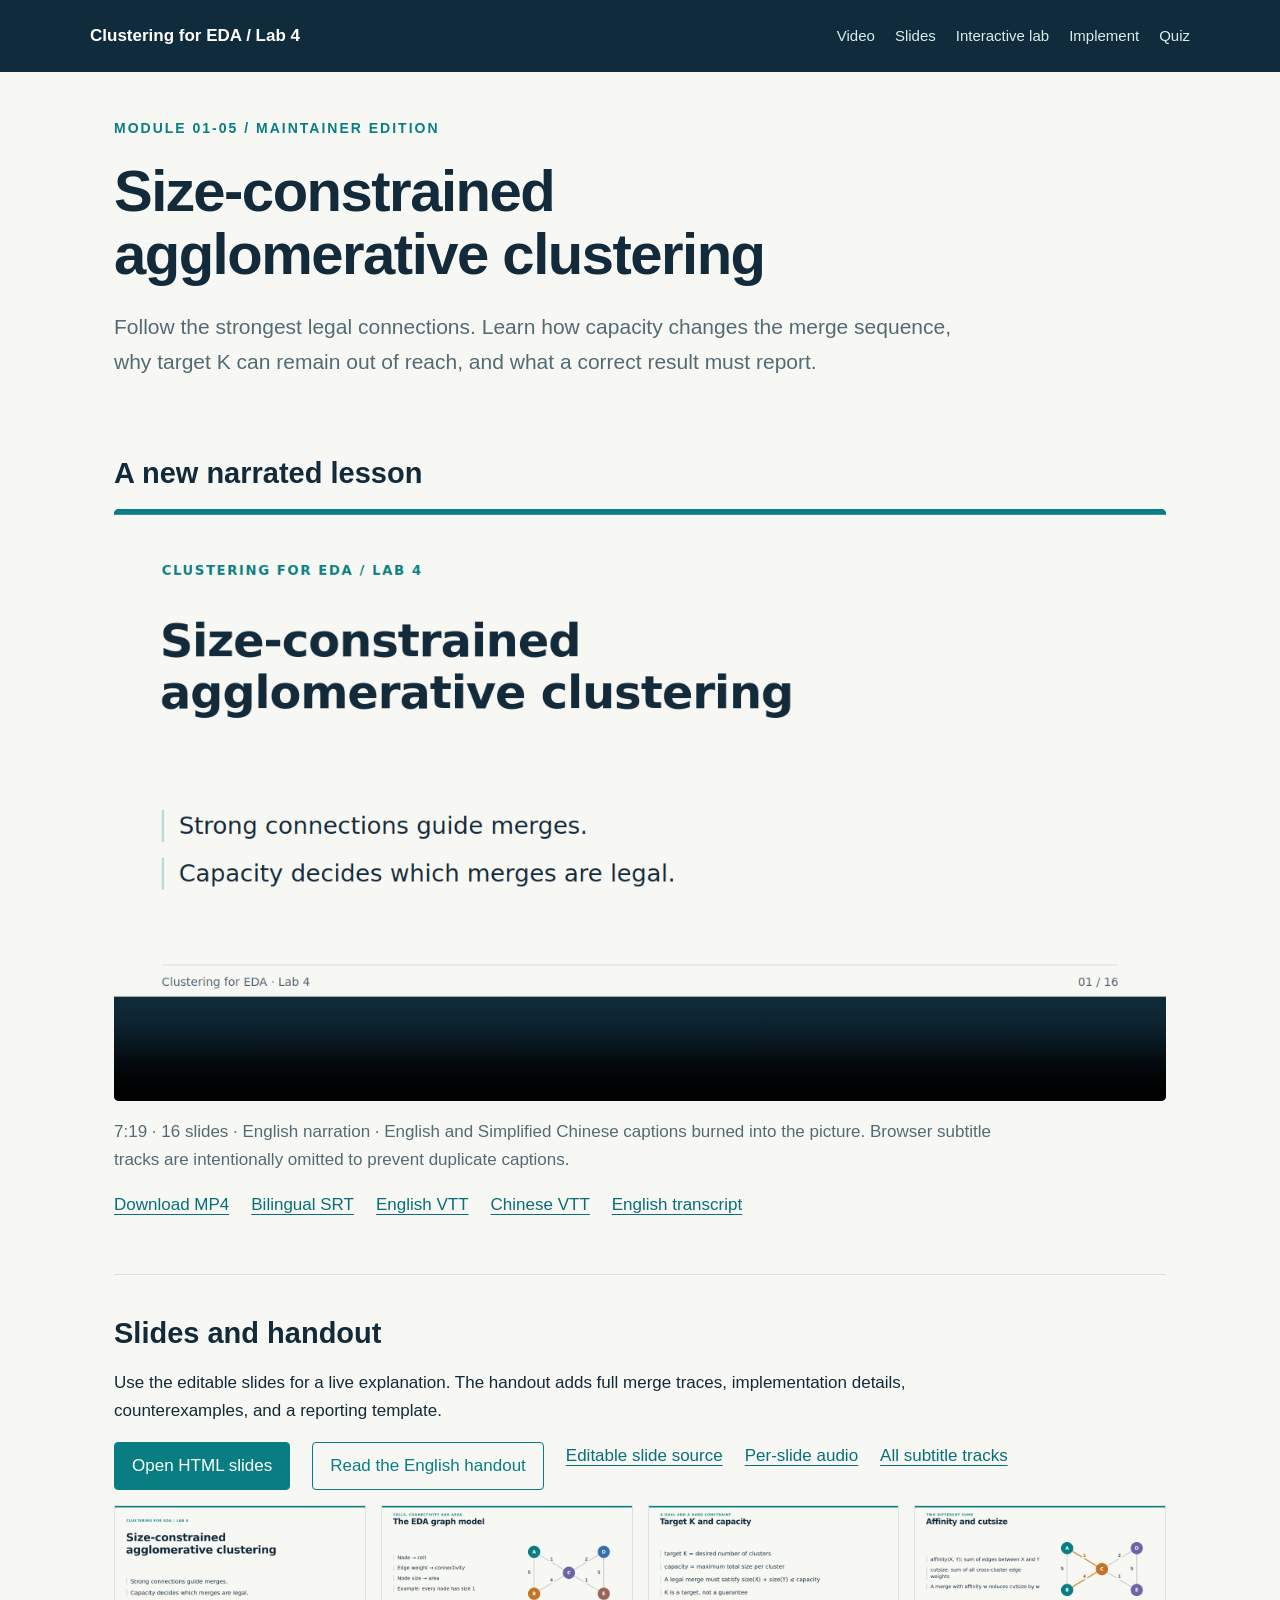
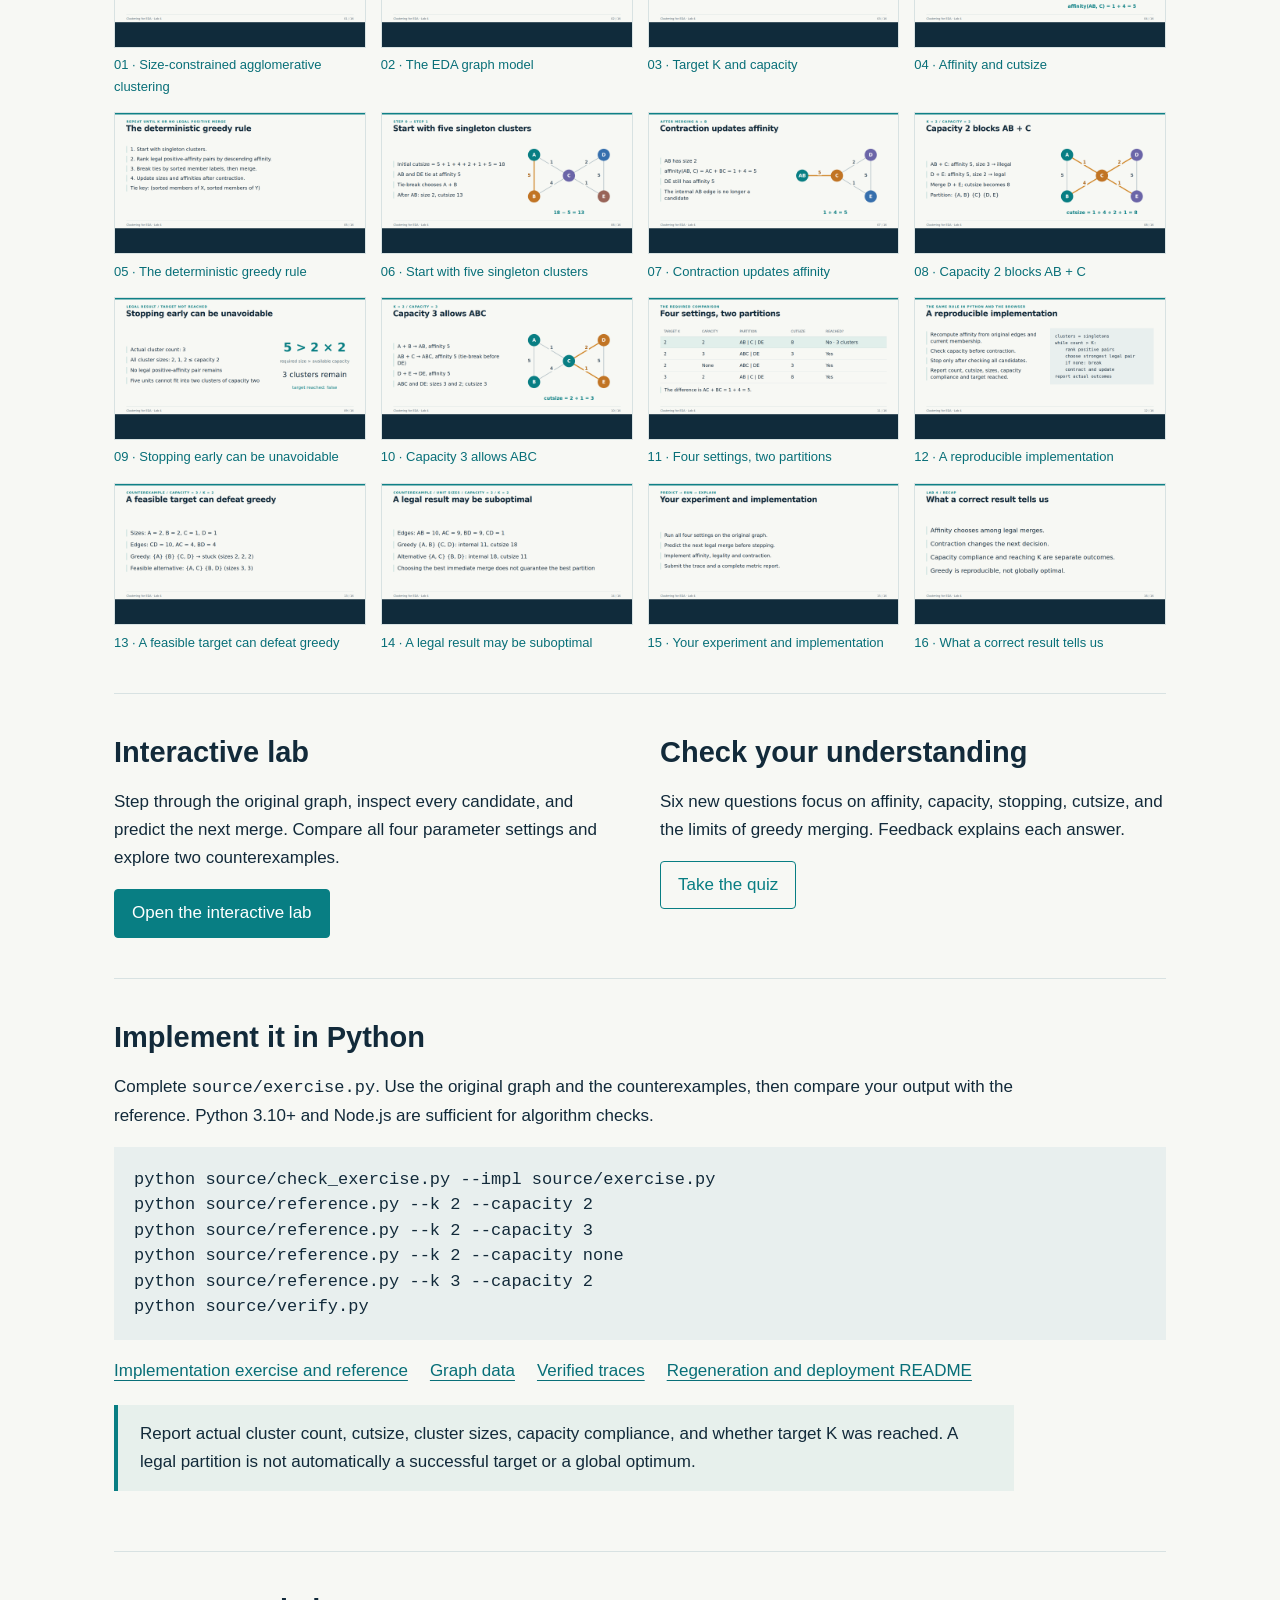
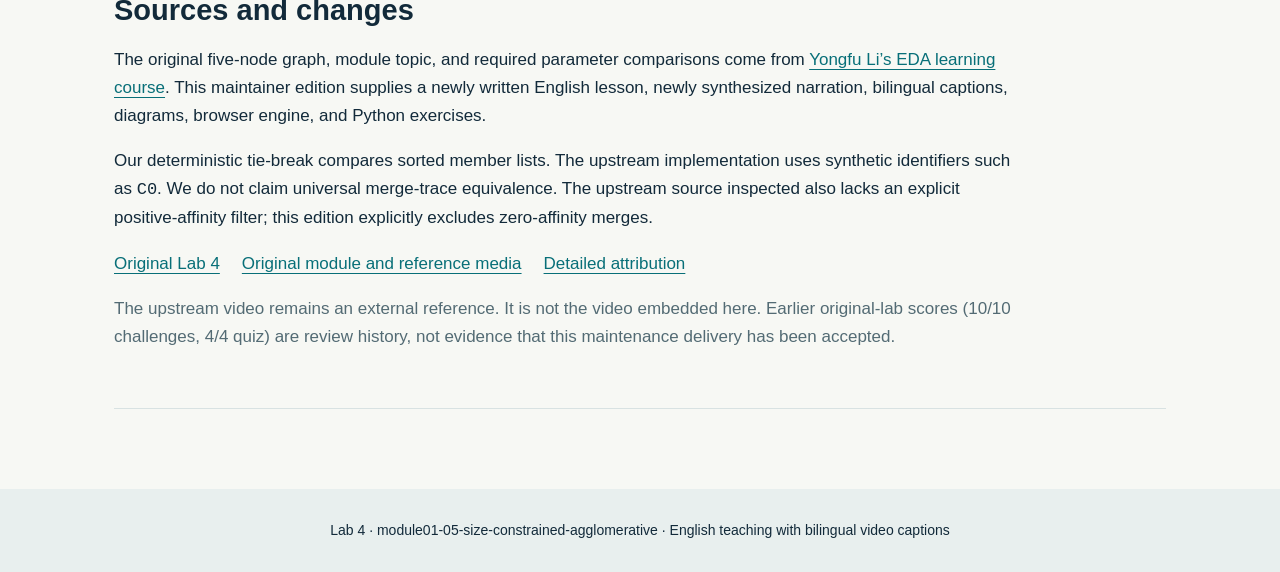
<file: index.html>
<!doctype html><html lang="en"><head><meta charset="utf-8"><meta name="viewport" content="width=device-width,initial-scale=1"><title>Lab 4 · Size-constrained agglomerative clustering</title><link rel="stylesheet" href="assets/site.css"></head><body>
<header><strong>Clustering for EDA / Lab 4</strong><nav><a href="#video">Video</a><a href="#slides">Slides</a><a href="lab.html">Interactive lab</a><a href="#implement">Implement</a><a href="quiz.html">Quiz</a></nav></header>
<main><div class="eyebrow">MODULE 01-05 / MAINTAINER EDITION</div><h1>Size-constrained<br>agglomerative clustering</h1><p class="lede">Follow the strongest legal connections. Learn how capacity changes the merge sequence, why target K can remain out of reach, and what a correct result must report.</p>
<section id="video"><h2>A new narrated lesson</h2><video id="lesson-video" controls preload="metadata" playsinline poster="media/frames/slide-01.png"><source src="media/lab04-lesson.mp4" type="video/mp4">Your browser does not support embedded video. Use the MP4 download below.</video><p class="muted">7:19 · 16 slides · English narration · English and Simplified Chinese captions burned into the picture. Browser subtitle tracks are intentionally omitted to prevent duplicate captions.</p><div class="links"><a href="media/lab04-lesson.mp4" download>Download MP4</a><a href="media/captions/lab04-lesson.bilingual.srt" download>Bilingual SRT</a><a href="media/captions/lab04-lesson.en.vtt" download>English VTT</a><a href="media/captions/lab04-lesson.zh.vtt" download>Chinese VTT</a><a href="transcript.html">English transcript</a></div></section>
<section id="slides"><h2>Slides and handout</h2><p>Use the editable slides for a live explanation. The handout adds full merge traces, implementation details, counterexamples, and a reporting template.</p><div class="links"><a class="button" href="slides.html">Open HTML slides</a><a class="button secondary" href="handout.html">Read the English handout</a><a href="downloads/slides-editable.zip" download>Editable slide source</a><a href="downloads/per-slide-audio.zip" download>Per-slide audio</a><a href="downloads/subtitles.zip" download>All subtitle tracks</a></div><div id="slide-grid" class="slide-grid"></div></section>
<section id="lab"><div class="grid"><div><h2>Interactive lab</h2><p>Step through the original graph, inspect every candidate, and predict the next merge. Compare all four parameter settings and explore two counterexamples.</p><a class="button" href="lab.html">Open the interactive lab</a></div><div><h2>Check your understanding</h2><p>Six new questions focus on affinity, capacity, stopping, cutsize, and the limits of greedy merging. Feedback explains each answer.</p><a class="button secondary" href="quiz.html">Take the quiz</a></div></div></section>
<section id="implement"><h2>Implement it in Python</h2><p>Complete <code>source/exercise.py</code>. Use the original graph and the counterexamples, then compare your output with the reference. Python 3.10+ and Node.js are sufficient for algorithm checks.</p><pre>python source/check_exercise.py --impl source/exercise.py
python source/reference.py --k 2 --capacity 2
python source/reference.py --k 2 --capacity 3
python source/reference.py --k 2 --capacity none
python source/reference.py --k 3 --capacity 2
python source/verify.py</pre><div class="links"><a href="downloads/implementation.zip" download>Implementation exercise and reference</a><a href="source/graphs.json" download>Graph data</a><a href="source/goldens.json" download>Verified traces</a><a href="README.md">Regeneration and deployment README</a></div><p class="callout">Report actual cluster count, cutsize, cluster sizes, capacity compliance, and whether target K was reached. A legal partition is not automatically a successful target or a global optimum.</p></section>
<section id="attribution"><h2>Sources and changes</h2><p>The original five-node graph, module topic, and required parameter comparisons come from <a href="https://github.com/yongfu-li/eda-learning">Yongfu Li’s EDA learning course</a>. This maintainer edition supplies a newly written English lesson, newly synthesized narration, bilingual captions, diagrams, browser engine, and Python exercises.</p><p>Our deterministic tie-break compares sorted member lists. The upstream implementation uses synthetic identifiers such as <code>C0</code>. We do not claim universal merge-trace equivalence. The upstream source inspected also lacks an explicit positive-affinity filter; this edition explicitly excludes zero-affinity merges.</p><div class="links"><a href="https://yongfu-li.github.io/eda-learning/courses/learn_clustering/labs/size-constrained-agglomerative/index.html">Original Lab 4</a><a href="https://github.com/yongfu-li/eda-learning/tree/main/courses/learn_clustering/module01-05-size-constrained-agglomerative">Original module and reference media</a><a href="ATTRIBUTION.md">Detailed attribution</a></div><p class="muted">The upstream video remains an external reference. It is not the video embedded here. Earlier original-lab scores (10/10 challenges, 4/4 quiz) are review history, not evidence that this maintenance delivery has been accepted.</p></section></main><footer>Lab 4 · module01-05-size-constrained-agglomerative · English teaching with bilingual video captions</footer>
<script src="assets/lesson-data.js"></script><script>document.querySelector('#slide-grid').innerHTML=LESSON_DATA.map(s=>`<a href="slides.html?slide=${s.id}"><img loading="lazy" src="media/frames/slide-${String(s.id).padStart(2,'0')}.png" alt="Slide ${s.id}: ${s.title.replaceAll('\n',' ')}">${String(s.id).padStart(2,'0')} · ${s.title.replaceAll('\n',' ')}</a>`).join('');</script></body></html>
</file>
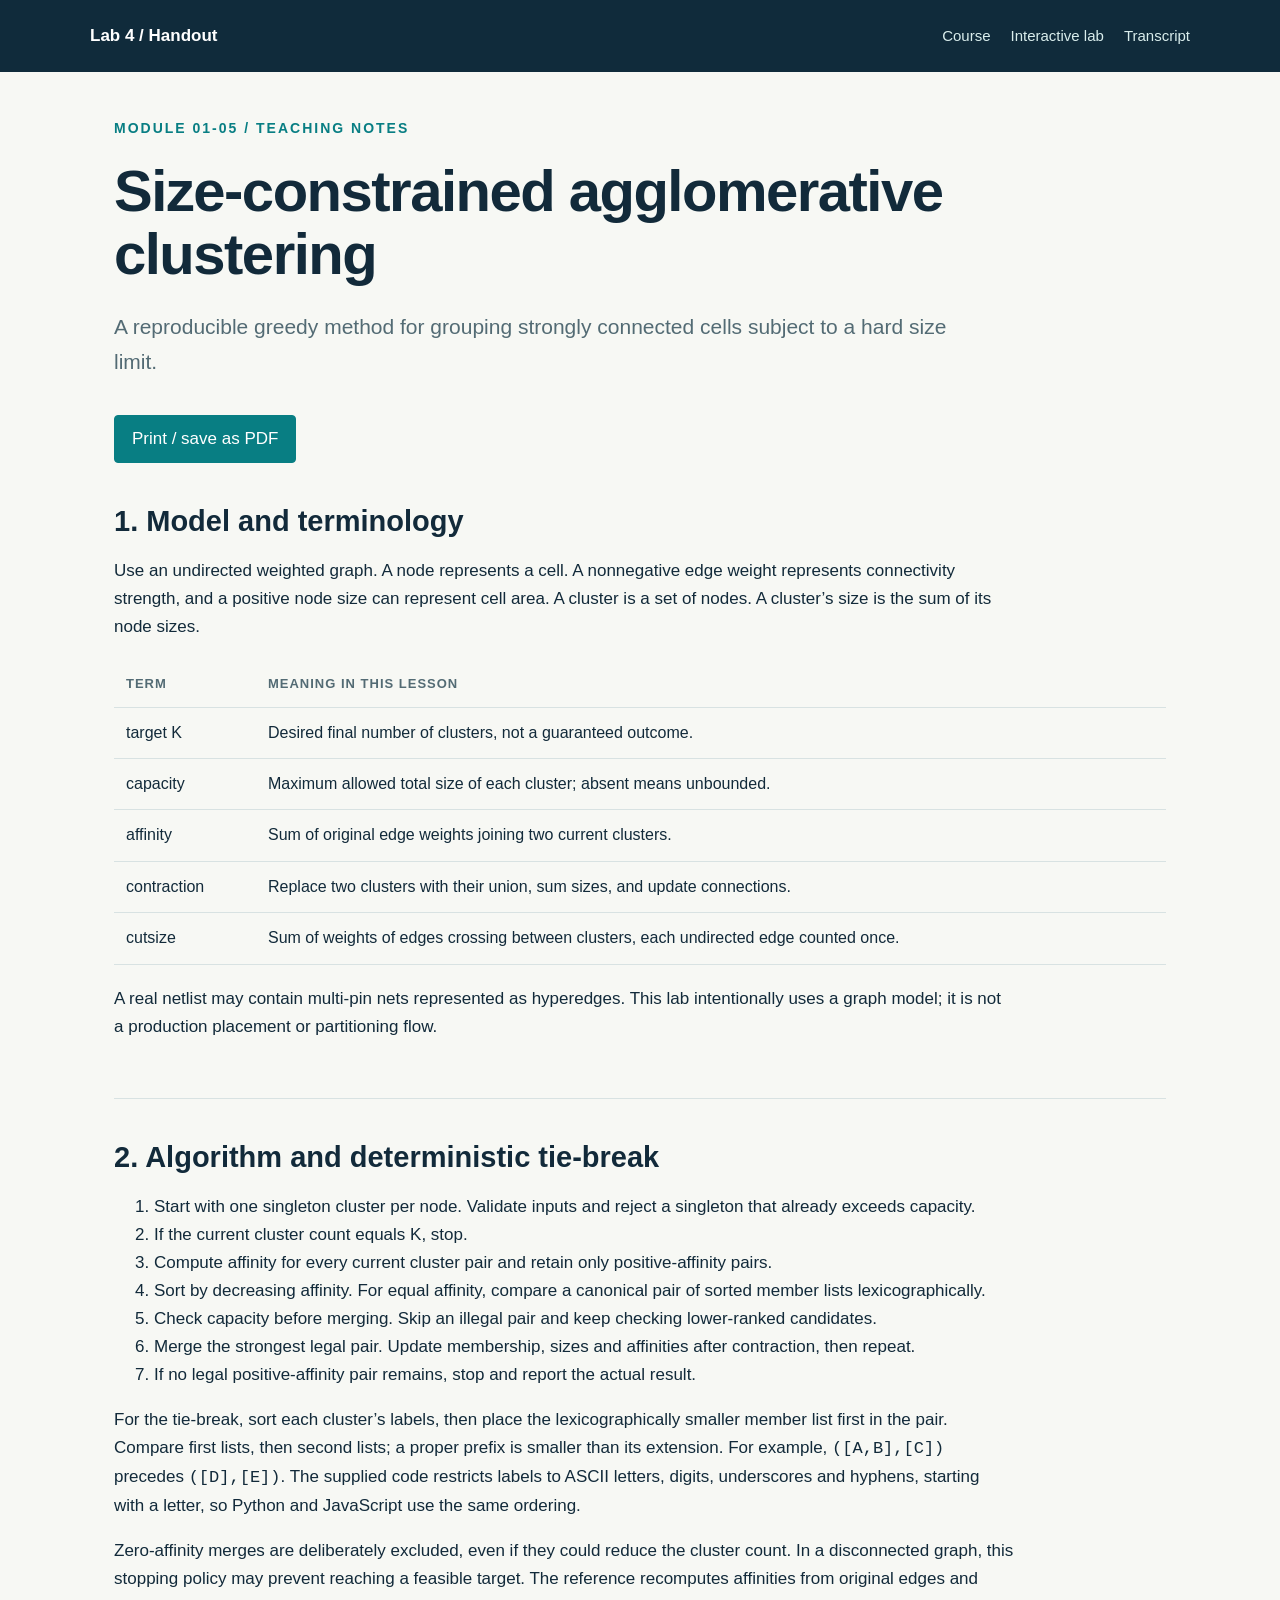
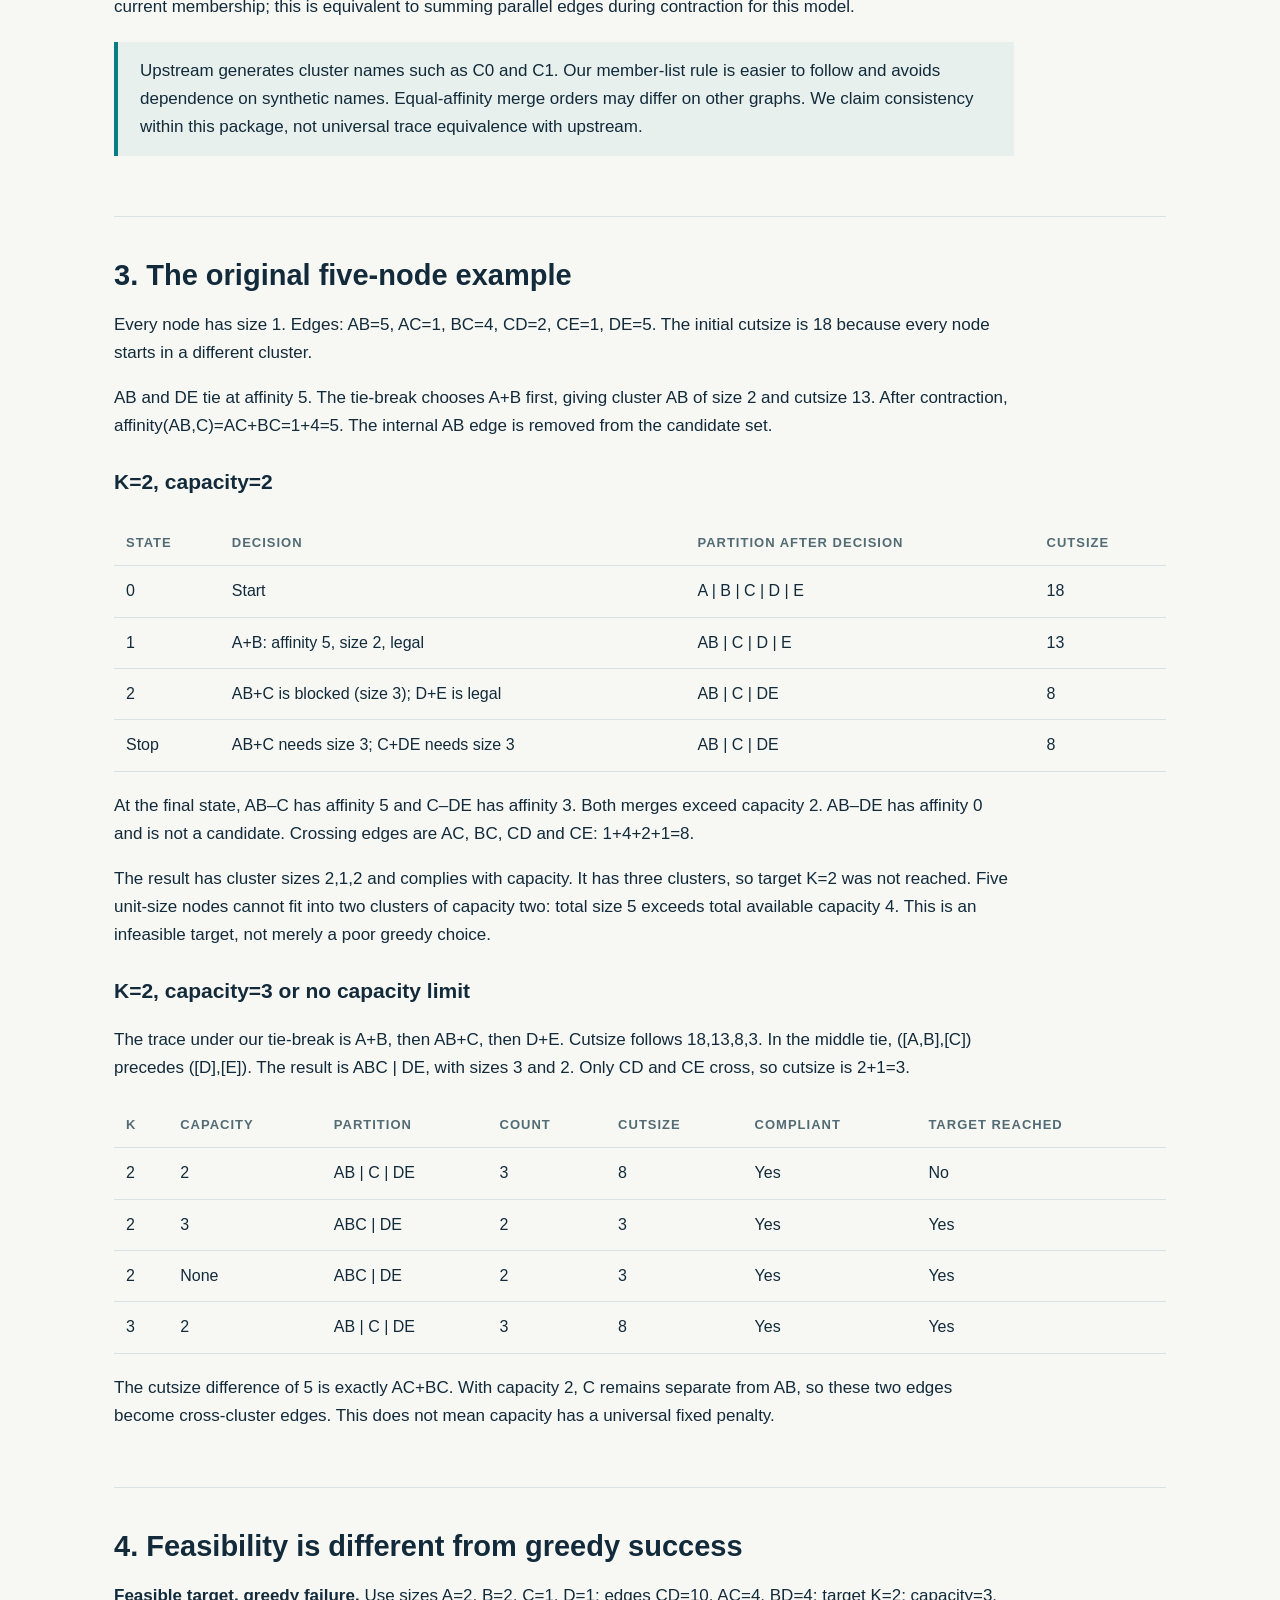
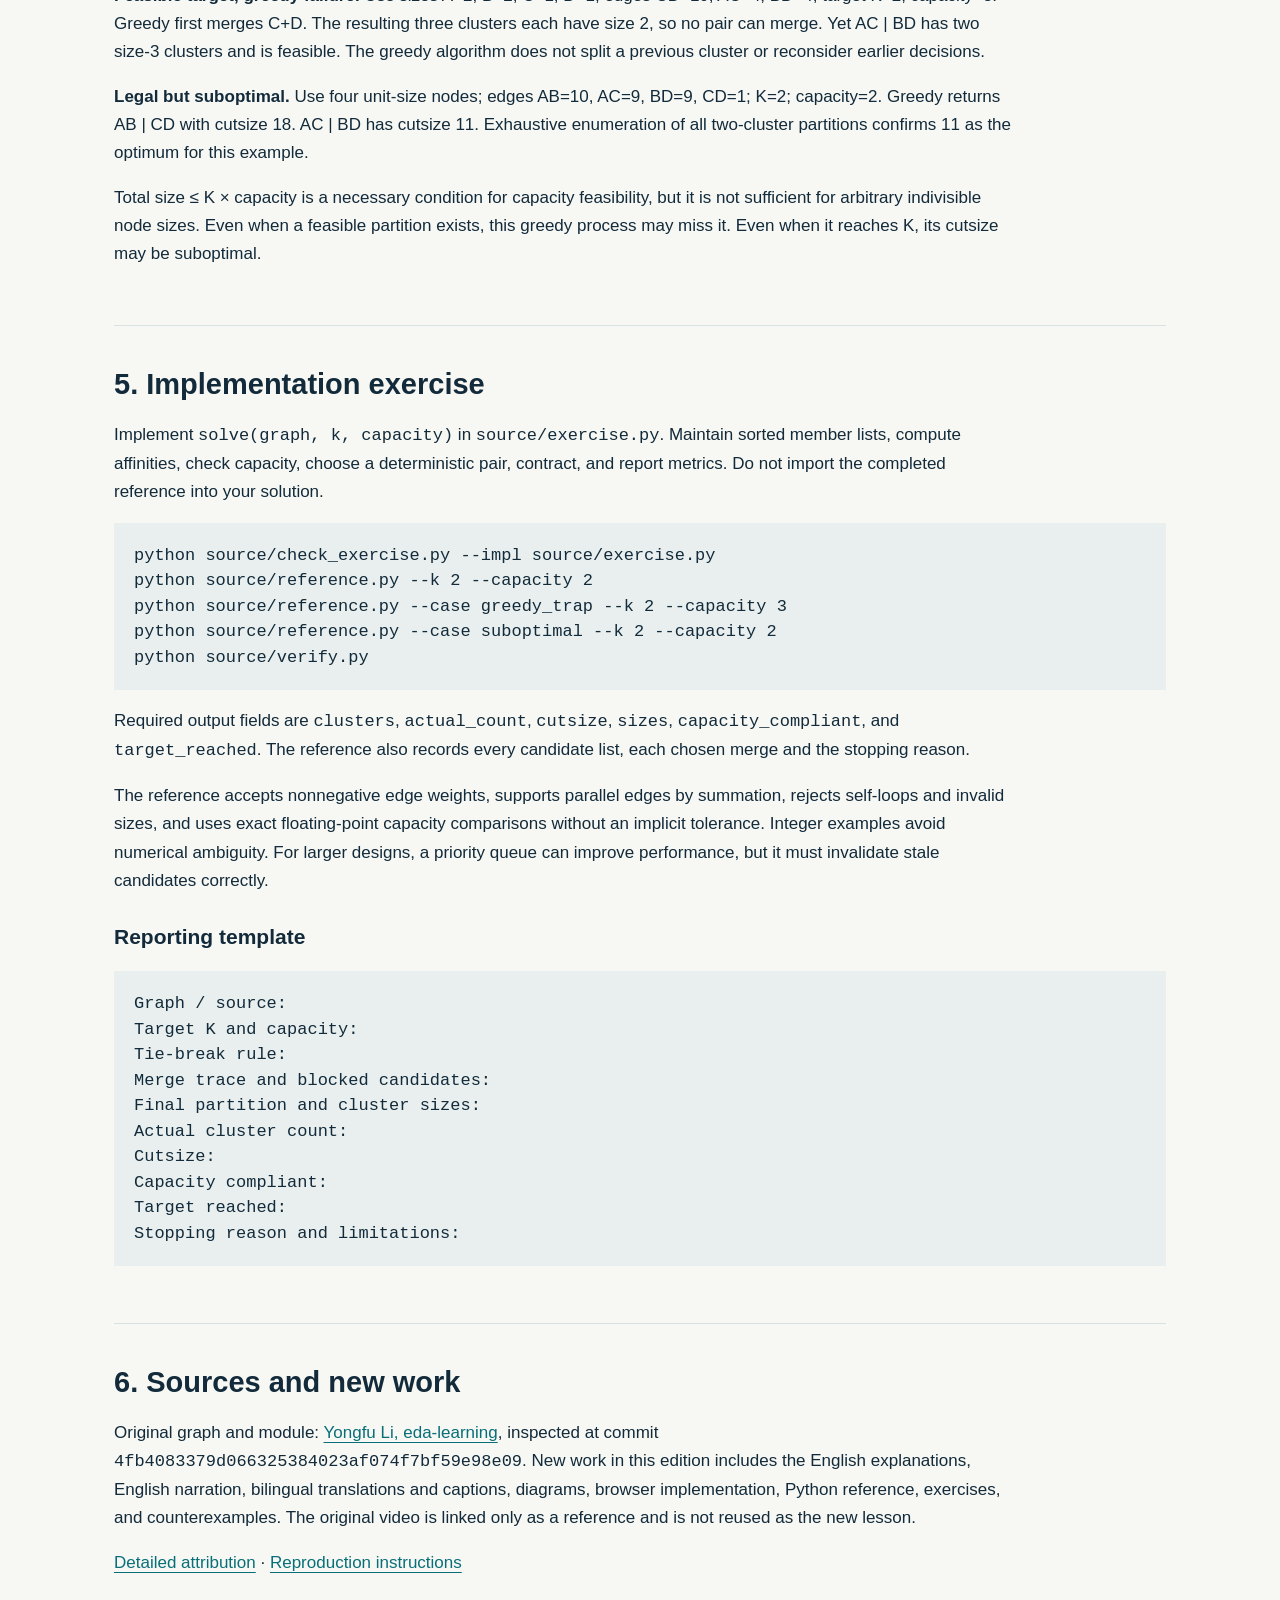
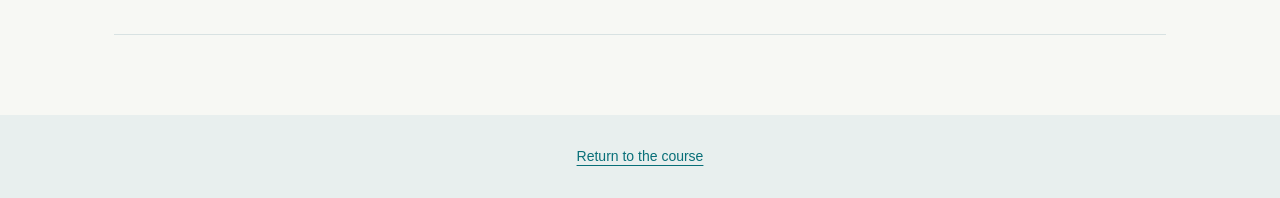
<file: handout.html>
<!doctype html><html lang="en"><head><meta charset="utf-8"><meta name="viewport" content="width=device-width,initial-scale=1"><title>Lab 4 · English handout</title><link rel="stylesheet" href="assets/site.css"></head><body><header><strong>Lab 4 / Handout</strong><nav><a href="index.html">Course</a><a href="lab.html">Interactive lab</a><a href="transcript.html">Transcript</a></nav></header><main><div class="eyebrow">MODULE 01-05 / TEACHING NOTES</div><h1>Size-constrained agglomerative clustering</h1><p class="lede">A reproducible greedy method for grouping strongly connected cells subject to a hard size limit.</p><button class="no-print" onclick="print()">Print / save as PDF</button>
<section><h2>1. Model and terminology</h2><p>Use an undirected weighted graph. A node represents a cell. A nonnegative edge weight represents connectivity strength, and a positive node size can represent cell area. A cluster is a set of nodes. A cluster’s size is the sum of its node sizes.</p><table><tr><th>Term</th><th>Meaning in this lesson</th></tr><tr><td>target K</td><td>Desired final number of clusters, not a guaranteed outcome.</td></tr><tr><td>capacity</td><td>Maximum allowed total size of each cluster; absent means unbounded.</td></tr><tr><td>affinity</td><td>Sum of original edge weights joining two current clusters.</td></tr><tr><td>contraction</td><td>Replace two clusters with their union, sum sizes, and update connections.</td></tr><tr><td>cutsize</td><td>Sum of weights of edges crossing between clusters, each undirected edge counted once.</td></tr></table><p>A real netlist may contain multi-pin nets represented as hyperedges. This lab intentionally uses a graph model; it is not a production placement or partitioning flow.</p></section>
<section><h2>2. Algorithm and deterministic tie-break</h2><ol><li>Start with one singleton cluster per node. Validate inputs and reject a singleton that already exceeds capacity.</li><li>If the current cluster count equals K, stop.</li><li>Compute affinity for every current cluster pair and retain only positive-affinity pairs.</li><li>Sort by decreasing affinity. For equal affinity, compare a canonical pair of sorted member lists lexicographically.</li><li>Check capacity before merging. Skip an illegal pair and keep checking lower-ranked candidates.</li><li>Merge the strongest legal pair. Update membership, sizes and affinities after contraction, then repeat.</li><li>If no legal positive-affinity pair remains, stop and report the actual result.</li></ol><p>For the tie-break, sort each cluster’s labels, then place the lexicographically smaller member list first in the pair. Compare first lists, then second lists; a proper prefix is smaller than its extension. For example, <code>([A,B],[C])</code> precedes <code>([D],[E])</code>. The supplied code restricts labels to ASCII letters, digits, underscores and hyphens, starting with a letter, so Python and JavaScript use the same ordering.</p><p>Zero-affinity merges are deliberately excluded, even if they could reduce the cluster count. In a disconnected graph, this stopping policy may prevent reaching a feasible target. The reference recomputes affinities from original edges and current membership; this is equivalent to summing parallel edges during contraction for this model.</p><p class="callout">Upstream generates cluster names such as C0 and C1. Our member-list rule is easier to follow and avoids dependence on synthetic names. Equal-affinity merge orders may differ on other graphs. We claim consistency within this package, not universal trace equivalence with upstream.</p></section>
<section><h2>3. The original five-node example</h2><p>Every node has size 1. Edges: AB=5, AC=1, BC=4, CD=2, CE=1, DE=5. The initial cutsize is 18 because every node starts in a different cluster.</p><p>AB and DE tie at affinity 5. The tie-break chooses A+B first, giving cluster AB of size 2 and cutsize 13. After contraction, affinity(AB,C)=AC+BC=1+4=5. The internal AB edge is removed from the candidate set.</p><h3>K=2, capacity=2</h3><table><tr><th>State</th><th>Decision</th><th>Partition after decision</th><th>Cutsize</th></tr><tr><td>0</td><td>Start</td><td>A | B | C | D | E</td><td>18</td></tr><tr><td>1</td><td>A+B: affinity 5, size 2, legal</td><td>AB | C | D | E</td><td>13</td></tr><tr><td>2</td><td>AB+C is blocked (size 3); D+E is legal</td><td>AB | C | DE</td><td>8</td></tr><tr><td>Stop</td><td>AB+C needs size 3; C+DE needs size 3</td><td>AB | C | DE</td><td>8</td></tr></table><p>At the final state, AB–C has affinity 5 and C–DE has affinity 3. Both merges exceed capacity 2. AB–DE has affinity 0 and is not a candidate. Crossing edges are AC, BC, CD and CE: 1+4+2+1=8.</p><p>The result has cluster sizes 2,1,2 and complies with capacity. It has three clusters, so target K=2 was not reached. Five unit-size nodes cannot fit into two clusters of capacity two: total size 5 exceeds total available capacity 4. This is an infeasible target, not merely a poor greedy choice.</p><h3>K=2, capacity=3 or no capacity limit</h3><p>The trace under our tie-break is A+B, then AB+C, then D+E. Cutsize follows 18,13,8,3. In the middle tie, ([A,B],[C]) precedes ([D],[E]). The result is ABC | DE, with sizes 3 and 2. Only CD and CE cross, so cutsize is 2+1=3.</p><table><tr><th>K</th><th>Capacity</th><th>Partition</th><th>Count</th><th>Cutsize</th><th>Compliant</th><th>Target reached</th></tr><tr><td>2</td><td>2</td><td>AB | C | DE</td><td>3</td><td>8</td><td>Yes</td><td>No</td></tr><tr><td>2</td><td>3</td><td>ABC | DE</td><td>2</td><td>3</td><td>Yes</td><td>Yes</td></tr><tr><td>2</td><td>None</td><td>ABC | DE</td><td>2</td><td>3</td><td>Yes</td><td>Yes</td></tr><tr><td>3</td><td>2</td><td>AB | C | DE</td><td>3</td><td>8</td><td>Yes</td><td>Yes</td></tr></table><p>The cutsize difference of 5 is exactly AC+BC. With capacity 2, C remains separate from AB, so these two edges become cross-cluster edges. This does not mean capacity has a universal fixed penalty.</p></section>
<section><h2>4. Feasibility is different from greedy success</h2><p><strong>Feasible target, greedy failure.</strong> Use sizes A=2, B=2, C=1, D=1; edges CD=10, AC=4, BD=4; target K=2; capacity=3. Greedy first merges C+D. The resulting three clusters each have size 2, so no pair can merge. Yet AC | BD has two size-3 clusters and is feasible. The greedy algorithm does not split a previous cluster or reconsider earlier decisions.</p><p><strong>Legal but suboptimal.</strong> Use four unit-size nodes; edges AB=10, AC=9, BD=9, CD=1; K=2; capacity=2. Greedy returns AB | CD with cutsize 18. AC | BD has cutsize 11. Exhaustive enumeration of all two-cluster partitions confirms 11 as the optimum for this example.</p><p>Total size ≤ K × capacity is a necessary condition for capacity feasibility, but it is not sufficient for arbitrary indivisible node sizes. Even when a feasible partition exists, this greedy process may miss it. Even when it reaches K, its cutsize may be suboptimal.</p></section>
<section><h2>5. Implementation exercise</h2><p>Implement <code>solve(graph, k, capacity)</code> in <code>source/exercise.py</code>. Maintain sorted member lists, compute affinities, check capacity, choose a deterministic pair, contract, and report metrics. Do not import the completed reference into your solution.</p><pre>python source/check_exercise.py --impl source/exercise.py
python source/reference.py --k 2 --capacity 2
python source/reference.py --case greedy_trap --k 2 --capacity 3
python source/reference.py --case suboptimal --k 2 --capacity 2
python source/verify.py</pre><p>Required output fields are <code>clusters</code>, <code>actual_count</code>, <code>cutsize</code>, <code>sizes</code>, <code>capacity_compliant</code>, and <code>target_reached</code>. The reference also records every candidate list, each chosen merge and the stopping reason.</p><p>The reference accepts nonnegative edge weights, supports parallel edges by summation, rejects self-loops and invalid sizes, and uses exact floating-point capacity comparisons without an implicit tolerance. Integer examples avoid numerical ambiguity. For larger designs, a priority queue can improve performance, but it must invalidate stale candidates correctly.</p><h3>Reporting template</h3><pre>Graph / source:
Target K and capacity:
Tie-break rule:
Merge trace and blocked candidates:
Final partition and cluster sizes:
Actual cluster count:
Cutsize:
Capacity compliant:
Target reached:
Stopping reason and limitations:</pre></section>
<section><h2>6. Sources and new work</h2><p>Original graph and module: <a href="https://github.com/yongfu-li/eda-learning">Yongfu Li, eda-learning</a>, inspected at commit <code>4fb4083379d066325384023af074f7bf59e98e09</code>. New work in this edition includes the English explanations, English narration, bilingual translations and captions, diagrams, browser implementation, Python reference, exercises, and counterexamples. The original video is linked only as a reference and is not reused as the new lesson.</p><p><a href="ATTRIBUTION.md">Detailed attribution</a> · <a href="README.md">Reproduction instructions</a></p></section></main><footer><a href="index.html">Return to the course</a></footer></body></html>
</file>
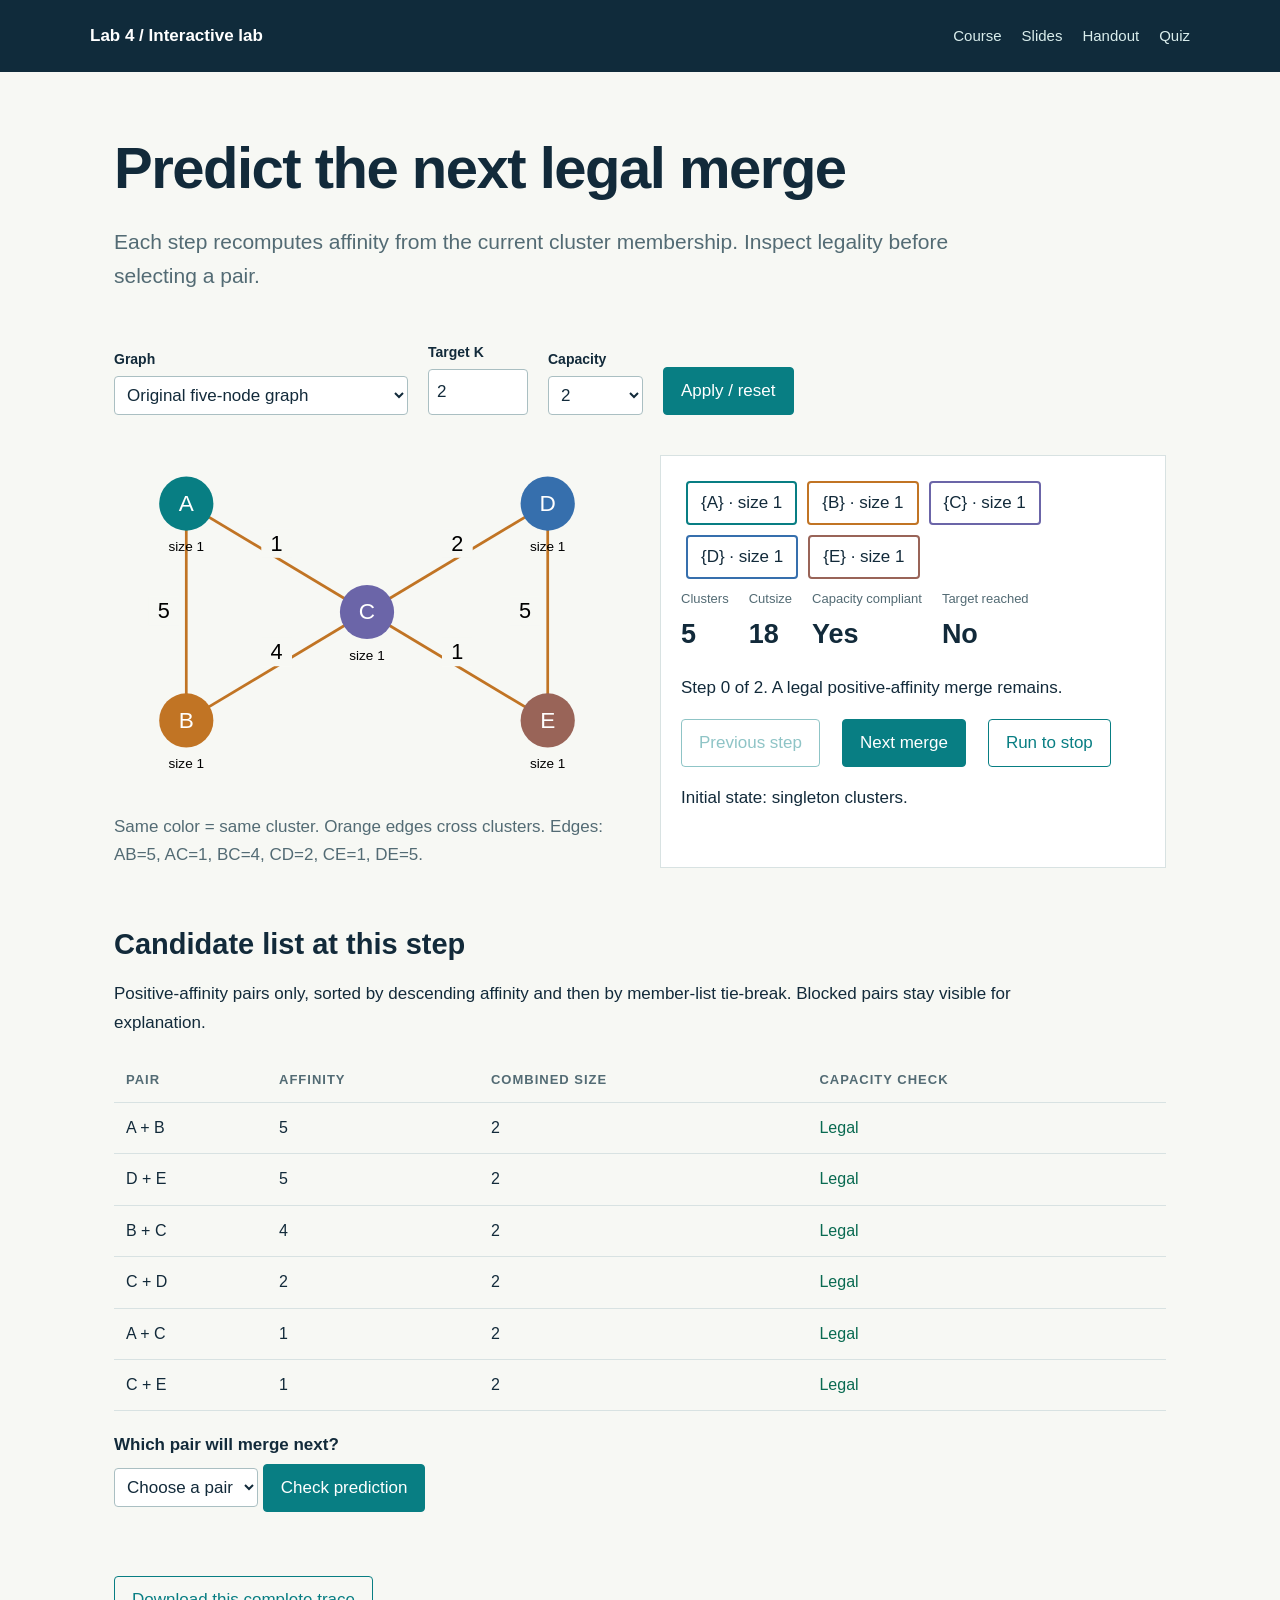
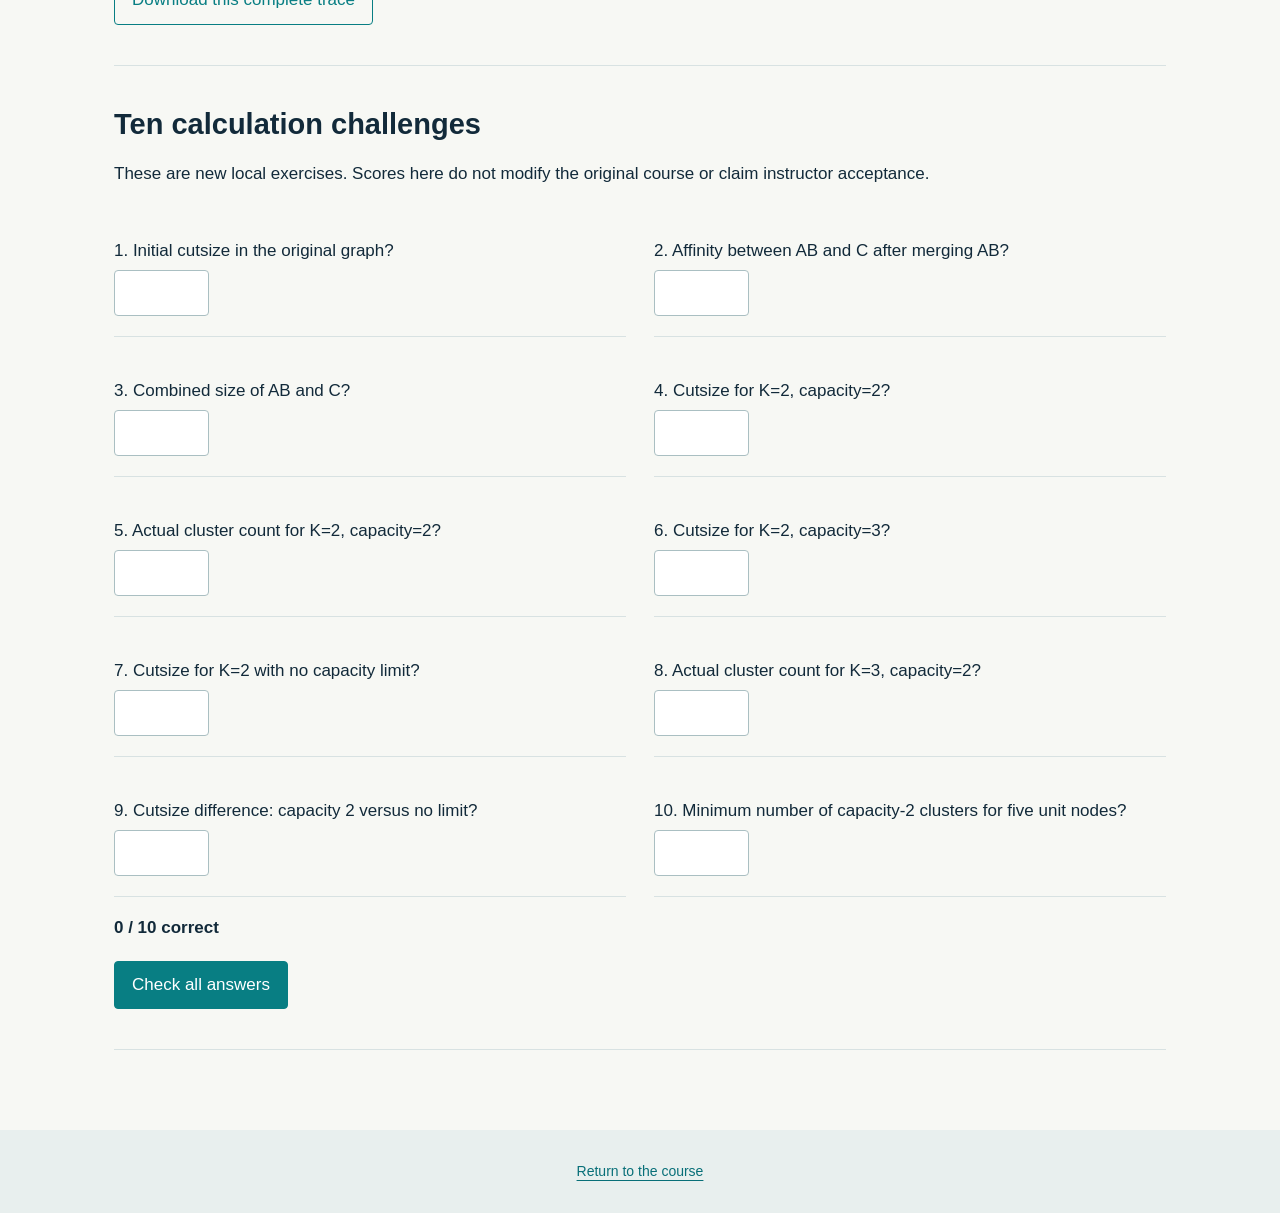
<file: lab.html>
<!doctype html><html lang="en"><head><meta charset="utf-8"><meta name="viewport" content="width=device-width,initial-scale=1"><title>Interactive lab · Lab 4</title><link rel="stylesheet" href="assets/site.css"></head><body><header><strong>Lab 4 / Interactive lab</strong><nav><a href="index.html">Course</a><a href="slides.html">Slides</a><a href="handout.html">Handout</a><a href="quiz.html">Quiz</a></nav></header><main><h1>Predict the next legal merge</h1><p class="lede">Each step recomputes affinity from the current cluster membership. Inspect legality before selecting a pair.</p>
<div class="controls"><div><label for="case">Graph</label><select id="case"><option value="original">Original five-node graph</option><option value="greedy_trap">Feasible target, greedy gets stuck</option><option value="suboptimal">Legal result, greedy is suboptimal</option></select></div><div><label for="k">Target K</label><input id="k" type="number" value="2" min="1" max="5"></div><div><label for="cap">Capacity</label><select id="cap"><option>2</option><option>3</option><option>4</option><option value="none">No limit</option></select></div><button id="reset">Apply / reset</button></div><p id="error" role="alert"></p>
<div class="grid"><div><svg id="graph" class="chart" viewBox="0 0 560 380" role="img" aria-label="Graph colored by current cluster membership"></svg><p id="graph-description" class="muted"></p></div><div class="state"><div id="parts"></div><div id="metrics" class="metrics"></div><p id="status"></p><div class="links"><button id="back" class="secondary">Previous step</button><button id="step">Next merge</button><button id="run" class="secondary">Run to stop</button></div><p id="merge-note"></p></div></div>
<section><h2>Candidate list at this step</h2><p>Positive-affinity pairs only, sorted by descending affinity and then by member-list tie-break. Blocked pairs stay visible for explanation.</p><div class="table-wrap"><table><thead><tr><th>Pair</th><th>Affinity</th><th>Combined size</th><th>Capacity check</th></tr></thead><tbody id="candidates"></tbody></table></div><label for="prediction">Which pair will merge next?</label><select id="prediction"></select> <button id="check-prediction">Check prediction</button><p id="prediction-feedback" class="feedback" aria-live="polite"></p><button id="export" class="secondary">Download this complete trace</button></section>
<section><h2>Ten calculation challenges</h2><p>These are new local exercises. Scores here do not modify the original course or claim instructor acceptance.</p><div id="challenges" class="challenges"></div><p id="score" class="feedback" aria-live="polite">0 / 10 correct</p><button id="check-all">Check all answers</button></section></main><footer><a href="index.html">Return to the course</a></footer><script src="assets/engine.js"></script><script src="assets/graphs.js"></script><script src="assets/lab.js"></script></body></html>
</file>
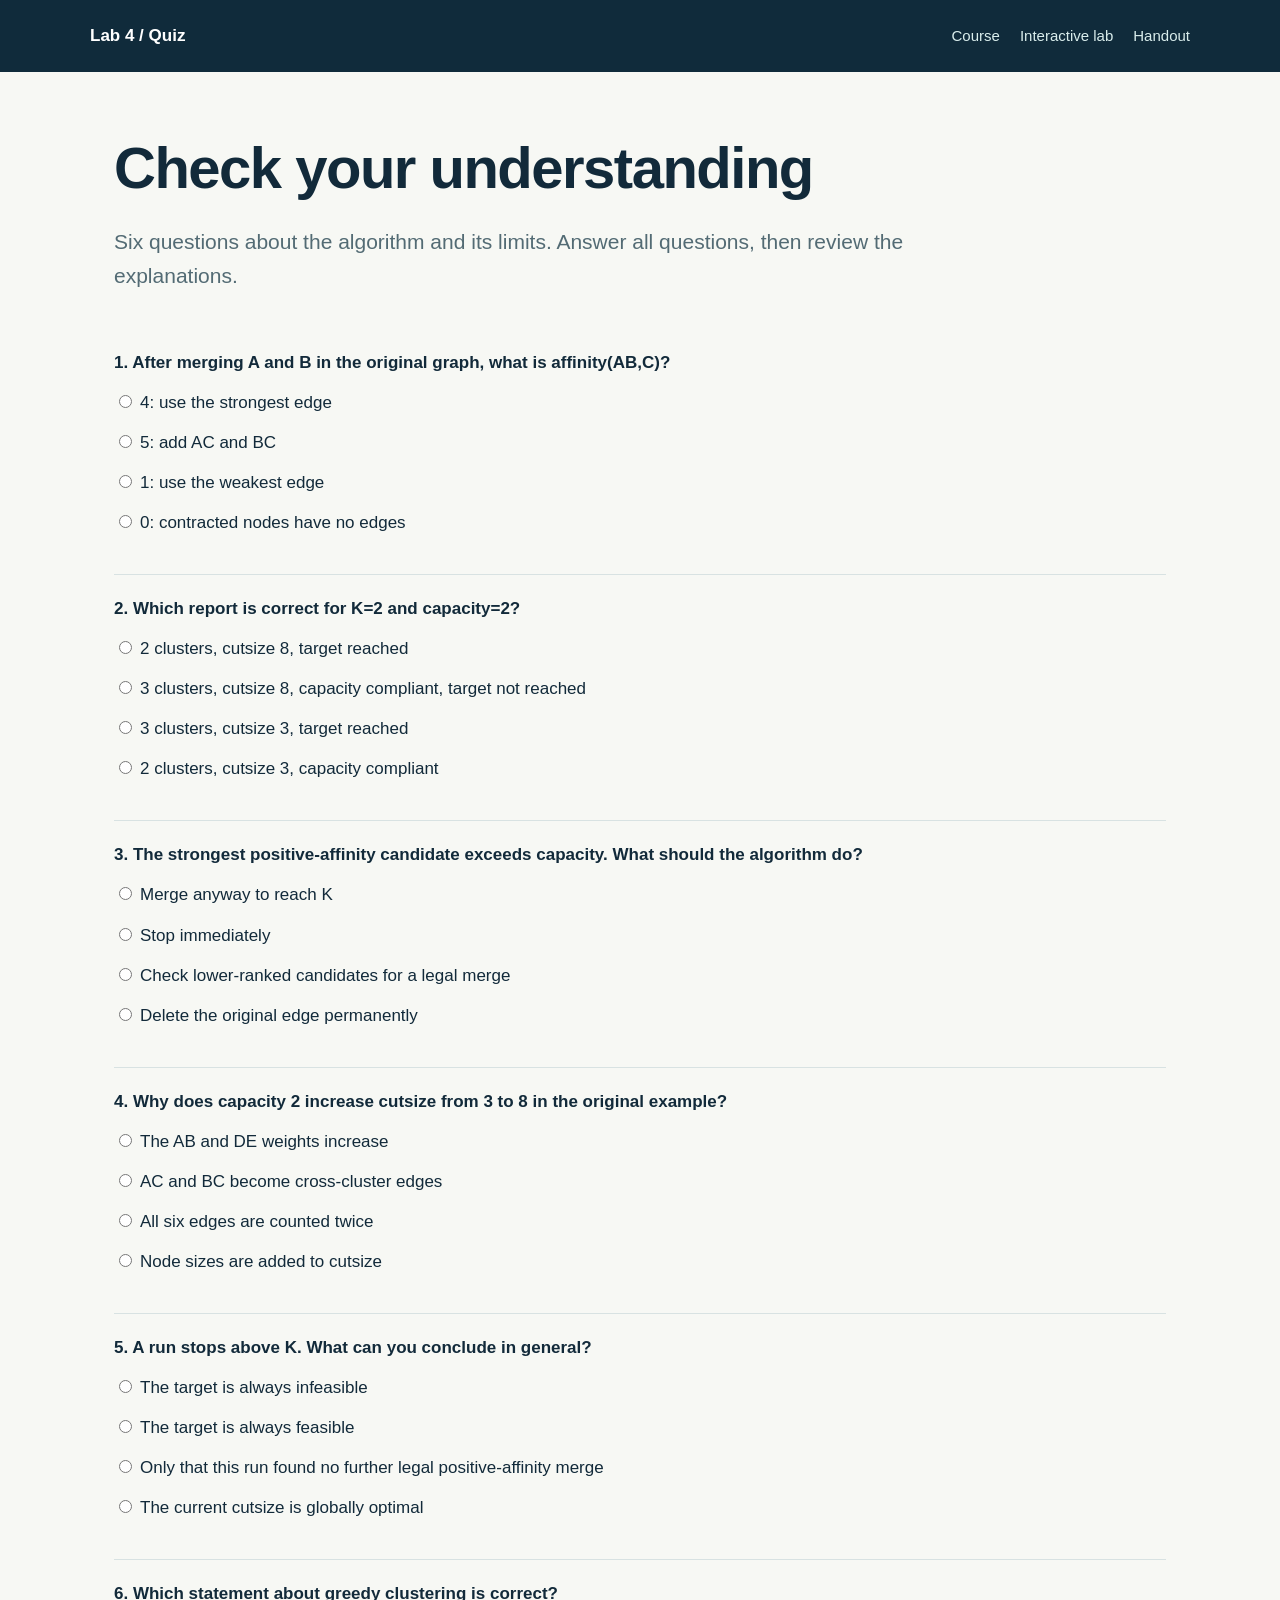
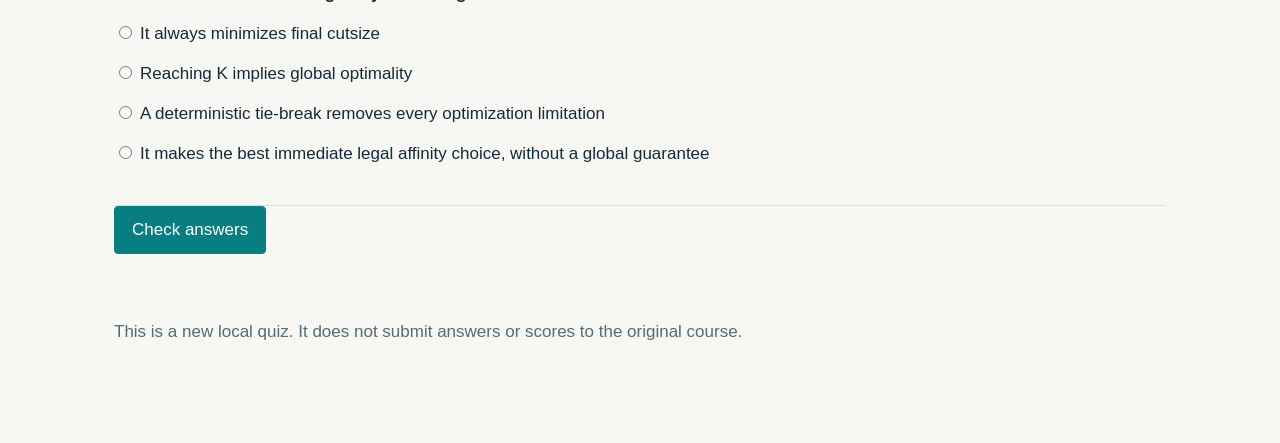
<file: quiz.html>
<!doctype html><html lang="en"><head><meta charset="utf-8"><meta name="viewport" content="width=device-width,initial-scale=1"><title>Quiz · Lab 4</title><link rel="stylesheet" href="assets/site.css"></head><body><header><strong>Lab 4 / Quiz</strong><nav><a href="index.html">Course</a><a href="lab.html">Interactive lab</a><a href="handout.html">Handout</a></nav></header><main><h1>Check your understanding</h1><p class="lede">Six questions about the algorithm and its limits. Answer all questions, then review the explanations.</p><form id="quiz"></form><button id="grade">Check answers</button><p id="result" class="feedback" aria-live="polite"></p><p class="muted">This is a new local quiz. It does not submit answers or scores to the original course.</p></main><script>
const questions=[
 {q:'After merging A and B in the original graph, what is affinity(AB,C)?',choices:['4: use the strongest edge','5: add AC and BC','1: use the weakest edge','0: contracted nodes have no edges'],answer:1,why:'AC=1 and BC=4 connect the two current clusters, so their sum is 5.'},
 {q:'Which report is correct for K=2 and capacity=2?',choices:['2 clusters, cutsize 8, target reached','3 clusters, cutsize 8, capacity compliant, target not reached','3 clusters, cutsize 3, target reached','2 clusters, cutsize 3, capacity compliant'],answer:1,why:'AB | C | DE has sizes 2,1,2 and cutsize 8. Three clusters remain, so K=2 is not reached.'},
 {q:'The strongest positive-affinity candidate exceeds capacity. What should the algorithm do?',choices:['Merge anyway to reach K','Stop immediately','Check lower-ranked candidates for a legal merge','Delete the original edge permanently'],answer:2,why:'A blocked candidate is skipped. Another legal positive-affinity pair may exist.'},
 {q:'Why does capacity 2 increase cutsize from 3 to 8 in the original example?',choices:['The AB and DE weights increase','AC and BC become cross-cluster edges','All six edges are counted twice','Node sizes are added to cutsize'],answer:1,why:'C stays separate from AB, so AC+BC=1+4=5 is added to the cut.'},
 {q:'A run stops above K. What can you conclude in general?',choices:['The target is always infeasible','The target is always feasible','Only that this run found no further legal positive-affinity merge','The current cutsize is globally optimal'],answer:2,why:'The five-node cap-2 target is infeasible, but the size-2,2,1,1 counterexample has a feasible partition that greedy misses.'},
 {q:'Which statement about greedy clustering is correct?',choices:['It always minimizes final cutsize','Reaching K implies global optimality','A deterministic tie-break removes every optimization limitation','It makes the best immediate legal affinity choice, without a global guarantee'],answer:3,why:'The four-node example returns cutsize 18, while another legal partition has cutsize 11.'}
];document.querySelector('#quiz').innerHTML=questions.map((q,i)=>`<div class="q"><div class="question-text">${i+1}. ${q.q}</div>${q.choices.map((c,j)=>`<label><input type="radio" name="q${i}" value="${j}">${c}</label>`).join('')}<p id="explain-${i}" aria-live="polite"></p></div>`).join('');document.querySelector('#grade').onclick=()=>{let score=0;questions.forEach((q,i)=>{let chosen=document.querySelector(`input[name="q${i}"]:checked`);let ok=chosen&&Number(chosen.value)===q.answer;if(ok)score++;document.querySelector('#explain-'+i).textContent=(ok?'Correct. ':chosen?'Not quite. ':'No answer selected. ')+q.why;});document.querySelector('#result').textContent=`${score} / ${questions.length} correct`;};
</script></body></html>
</file>
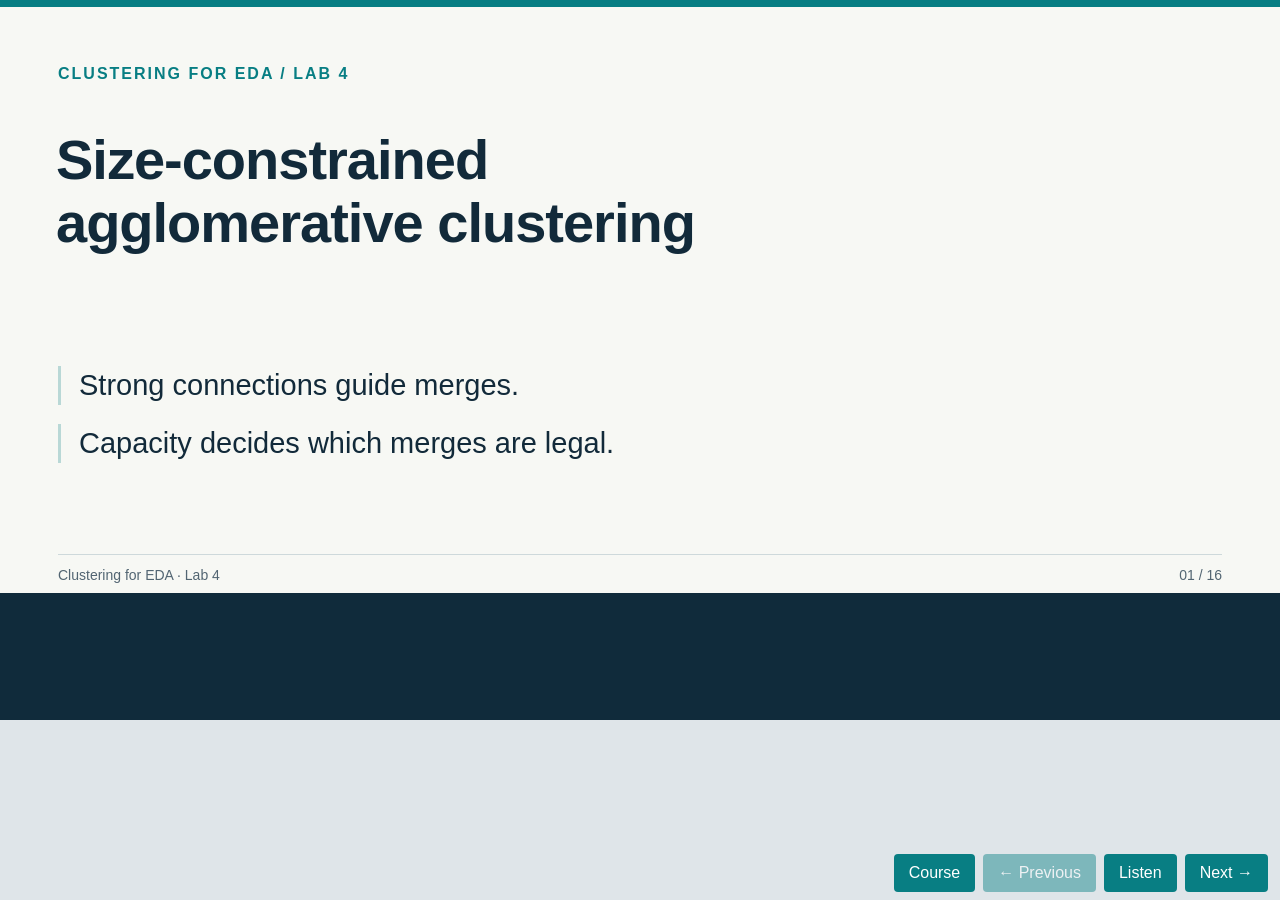
<file: slides.html>
<!doctype html><html lang="en"><meta charset="utf-8"><meta name="viewport" content="width=device-width,initial-scale=1"><title>Lab 4 · Size-constrained agglomerative clustering</title>
<style>
*{box-sizing:border-box}body{margin:0;background:#dfe5e9;font-family:Arial,Helvetica,sans-serif;color:#122a3a}#slide{width:1280px;height:720px;background:#f7f8f4;position:relative;transform-origin:top left;overflow:hidden}.topline{position:absolute;top:0;left:0;right:0;height:7px;background:#087e83}.eyebrow{position:absolute;top:35px;left:58px;font-size:16px;font-weight:bold;letter-spacing:2px;color:#087e83}h1{position:absolute;left:56px;top:57px;margin:0;font-size:40px;line-height:1.13;white-space:pre-line;letter-spacing:-1px;max-width:1160px}.content{position:absolute;left:58px;right:58px;top:154px;height:377px;display:flex;gap:45px;align-items:center}.text{flex:1}.point{font-size:25px;line-height:1.35;margin:19px 0;padding-left:18px;border-left:3px solid #b9d8d6}.point:first-child{margin-top:0}.point:last-child{margin-bottom:0}.graphic{flex:0 0 530px}svg{width:100%;height:330px;overflow:visible}.metric{font-size:24px;line-height:1.3;font-weight:bold;color:#087e83;margin-top:6px;text-align:center}.footer{position:absolute;top:554px;left:58px;right:58px;display:flex;justify-content:space-between;color:#526572;font-size:14px;border-top:1px solid #ced9db;padding-top:12px}.caption-space{position:absolute;top:593px;bottom:0;width:100%;background:#102b3b}.caption-space:empty:after{content:' ';}#controls{position:fixed;bottom:8px;right:12px;display:flex;gap:8px;z-index:5}button,a{font:16px Arial;color:#fff;background:#087e83;border:0;padding:10px 15px;border-radius:4px;cursor:pointer;text-decoration:none}button:disabled{opacity:.45}.cover h1{top:128px;font-size:56px;max-width:1110px}.cover .content{top:332px;height:165px;width:1000px}.cover .point{font-size:29px}.cover .eyebrow{top:65px}.big{font-size:62px;font-weight:bold;color:#087e83;line-height:1.15}.formula{font-size:38px;line-height:1.5;margin:24px 0}.sub{font-size:21px;color:#536b74;line-height:1.5}table{border-collapse:collapse;width:100%;font-size:23px}th,td{text-align:left;padding:16px 18px;border-bottom:1px solid #d6dfe1}th{font-size:17px;color:#526572;font-weight:normal}tr.accent td{background:#e1efeb}.comparison .content{display:block;top:144px}.comparison .point{font-size:23px;margin-top:21px}.code .content,.rules .content{align-items:flex-start}.code .point,.rules .point{margin:16px 0}.code pre{font:22px/1.55 monospace;background:#e8efee;padding:24px;margin:0;width:530px}.trap .point,.optimal .point{font-size:27px;margin:24px 0}.definitions .point{font-size:29px;margin:27px 0}.recap .point{font-size:31px;margin:27px 0}.chapter{font-size:23px;color:#536b74}.infeasible .graphic{flex-basis:400px;text-align:center}.tag{color:#087e83;font-size:22px;margin-top:12px}.render #controls{display:none}.render #slide{transform:none!important}.print #controls{display:none}@media print{body{background:white}#slide{break-after:page;transform:none!important}#controls{display:none}}
</style><div id="slide" aria-live="polite"></div><div id="controls"><a href="index.html">Course</a><button id="prev">← Previous</button><button id="listen">Listen</button><button id="next">Next →</button></div>
<script>
const LESSON=[
  {
    "id": 1,
    "title": "Size-constrained\nagglomerative clustering",
    "subtitle": "CLUSTERING FOR EDA / LAB 4",
    "kind": "cover",
    "points": [
      "Strong connections guide merges.",
      "Capacity decides which merges are legal."
    ],
    "cues": [
      {
        "en": "How can we group connected cells without making any cluster too large?",
        "zh": "如何把连接紧密的电路单元分组，同时避免任何簇过大？"
      },
      {
        "en": "This lesson explains size-constrained agglomerative clustering through one small graph.",
        "zh": "本课通过一个小图，讲解带大小约束的凝聚式聚类。"
      },
      {
        "en": "We will follow merges, measure cutsize, and explain why the algorithm can stop early.",
        "zh": "我们将跟踪合并过程、计算割边权重总和，并解释算法为何有时提前停止。"
      },
      {
        "en": "By the end, you should be able to reproduce the result and report its limitations.",
        "zh": "学完后，你应能复现结果，并说明它的局限。"
      }
    ]
  },
  {
    "id": 2,
    "title": "The EDA graph model",
    "subtitle": "CELLS, CONNECTIVITY AND AREA",
    "kind": "graph",
    "points": [
      "Node → cell",
      "Edge weight → connectivity",
      "Node size → area",
      "Example: every node has size 1"
    ],
    "cues": [
      {
        "en": "In this simplified E D A model, each node represents a cell.",
        "zh": "在这个简化的电子设计自动化模型中，每个节点代表一个电路单元。"
      },
      {
        "en": "An edge weight describes connectivity: a larger weight means a stronger connection.",
        "zh": "边权表示连接强度：权重越大，连接越强。"
      },
      {
        "en": "A node also has a size, which can represent cell area rather than node count.",
        "zh": "节点还有大小属性，可以代表单元面积，而不只是节点个数。"
      },
      {
        "en": "Here every node has size one, so cluster size equals its number of members.",
        "zh": "这里每个节点的大小都是一，因此簇大小等于成员个数。"
      },
      {
        "en": "Real netlists may use hypergraphs; this lab deliberately uses an undirected weighted graph.",
        "zh": "真实网表可能使用超图；本实验特意采用无向加权图。"
      }
    ],
    "groups": [
      "A",
      "B",
      "C",
      "D",
      "E"
    ]
  },
  {
    "id": 3,
    "title": "Target K and capacity",
    "subtitle": "A GOAL AND A HARD CONSTRAINT",
    "kind": "definitions",
    "points": [
      "target K = desired number of clusters",
      "capacity = maximum total size per cluster",
      "A legal merge must satisfy size(X) + size(Y) ≤ capacity",
      "K is a target, not a guarantee"
    ],
    "cues": [
      {
        "en": "Target K is the desired number of clusters at the end.",
        "zh": "目标 K 表示最终期望得到的簇数。"
      },
      {
        "en": "Capacity is a hard upper limit on the total size inside each cluster.",
        "zh": "容量是每个簇内总大小不可超过的上限。"
      },
      {
        "en": "With capacity two, two unit-size cells fit together, but a third cell does not.",
        "zh": "容量为二时，两个大小为一的单元可以合并，但不能再加入第三个。"
      },
      {
        "en": "A small cutsize does not make an oversized cluster legal.",
        "zh": "割边权重总和较小，并不能让超容量的簇变得合法。"
      },
      {
        "en": "We must report whether the algorithm actually reaches K while respecting capacity.",
        "zh": "我们必须报告算法在遵守容量约束的同时，是否真的达到目标 K。"
      }
    ]
  },
  {
    "id": 4,
    "title": "Affinity and cutsize",
    "subtitle": "TWO DIFFERENT SUMS",
    "kind": "graph",
    "points": [
      "affinity(X, Y): sum of edges between X and Y",
      "cutsize: sum of all cross-cluster edge weights",
      "A merge with affinity w reduces cutsize by w"
    ],
    "cues": [
      {
        "en": "Affinity measures how strongly two current clusters are connected.",
        "zh": "亲和度衡量当前两个簇之间的连接强度。"
      },
      {
        "en": "Add every original edge weight that connects one cluster to the other.",
        "zh": "将连接这两个簇的所有原始边权相加。"
      },
      {
        "en": "Cutsize adds all edges whose endpoints belong to different clusters, counting each edge once.",
        "zh": "割边权重总和统计端点位于不同簇的全部边，每条边只计一次。"
      },
      {
        "en": "When two clusters merge, their connecting edges become internal.",
        "zh": "两个簇合并后，它们之间的边就变成簇内边。"
      },
      {
        "en": "So cutsize falls by exactly their affinity; no other partition boundary changes.",
        "zh": "因此割边权重总和恰好减少两簇的亲和度，其他分组边界不变。"
      }
    ],
    "groups": [
      "AB",
      "C",
      "DE"
    ],
    "highlight": [
      "AC",
      "BC"
    ],
    "metric": "affinity(AB, C) = 1 + 4 = 5"
  },
  {
    "id": 5,
    "title": "The deterministic greedy rule",
    "subtitle": "REPEAT UNTIL K OR NO LEGAL POSITIVE MERGE",
    "kind": "rules",
    "points": [
      "1. Start with singleton clusters.",
      "2. Rank legal positive-affinity pairs by descending affinity.",
      "3. Break ties by sorted member labels, then merge.",
      "4. Update sizes and affinities after contraction.",
      "Tie key: (sorted members of X, sorted members of Y)"
    ],
    "cues": [
      {
        "en": "Start with one cluster per node, then consider pairs with positive affinity.",
        "zh": "从每个节点各自成簇开始，只考虑亲和度为正的簇对。"
      },
      {
        "en": "Discard pairs that would exceed capacity, and choose the strongest remaining pair.",
        "zh": "排除合并后超容量的簇对，再选择剩余候选中亲和度最高的。"
      },
      {
        "en": "For ties, sort the members within each cluster, then order the two clusters lexicographically.",
        "zh": "出现平局时，先对每个簇的成员标签排序，再按字典序排列簇对。"
      },
      {
        "en": "Compare the first member list, then the second; the smallest pair wins.",
        "zh": "先比较第一个成员列表，再比较第二个，字典序最小的簇对优先。"
      },
      {
        "en": "Our slides and code share this rule; upstream instead uses synthetic cluster identifiers.",
        "zh": "本课幻灯片与两种实现统一使用这条规则；上游则使用生成的簇编号。"
      }
    ]
  },
  {
    "id": 6,
    "title": "Start with five singleton clusters",
    "subtitle": "STEP 0 → STEP 1",
    "kind": "graph",
    "points": [
      "Initial cutsize = 5 + 1 + 4 + 2 + 1 + 5 = 18",
      "AB and DE tie at affinity 5",
      "Tie-break chooses A + B",
      "After AB: size 2, cutsize 13"
    ],
    "cues": [
      {
        "en": "Initially, all five nodes are separate, so every edge crosses a cluster boundary.",
        "zh": "初始时五个节点各自成簇，因此每条边都跨越簇边界。"
      },
      {
        "en": "The six edge weights add to eighteen, which is our initial cutsize.",
        "zh": "六条边的权重之和为十八，这就是初始割边权重总和。"
      },
      {
        "en": "Nodes A and B, and nodes D and E, each have affinity five.",
        "zh": "A 与 B、D 与 E 的亲和度都是五。"
      },
      {
        "en": "Our tie-break first merges nodes A and B, with combined size two.",
        "zh": "按照平局规则，先合并 A 与 B，合并后的大小为二。"
      },
      {
        "en": "Their edge becomes internal, reducing cutsize from eighteen to thirteen.",
        "zh": "它们之间的边变为簇内边，使割边权重总和从十八降到十三。"
      }
    ],
    "groups": [
      "A",
      "B",
      "C",
      "D",
      "E"
    ],
    "highlight": [
      "AB"
    ],
    "metric": "18 − 5 = 13"
  },
  {
    "id": 7,
    "title": "Contraction updates affinity",
    "subtitle": "AFTER MERGING A + B",
    "kind": "contract",
    "points": [
      "AB has size 2",
      "affinity(AB, C) = AC + BC = 1 + 4 = 5",
      "DE still has affinity 5",
      "The internal AB edge is no longer a candidate"
    ],
    "cues": [
      {
        "en": "Contraction replaces A and B by one current cluster while retaining both original members.",
        "zh": "收缩操作将 A 和 B 替换为一个当前簇，同时保留两个原始成员。"
      },
      {
        "en": "The new connection to C combines the old A to C and B to C edges.",
        "zh": "新簇与 C 的连接需要合并原来的 A 到 C、B 到 C 两条边。"
      },
      {
        "en": "Their weights are one and four, giving affinity five.",
        "zh": "两条边的权重分别为一和四，因此亲和度为五。"
      },
      {
        "en": "Do not keep only the largest edge, and do not reuse a stale candidate ranking.",
        "zh": "不能只保留最大的那条边，也不能继续使用过时的候选排序。"
      },
      {
        "en": "The next choice must use these updated affinities and the updated cluster sizes.",
        "zh": "下一次选择必须使用更新后的亲和度与簇大小。"
      }
    ],
    "metric": "1 + 4 = 5"
  },
  {
    "id": 8,
    "title": "Capacity 2 blocks AB + C",
    "subtitle": "K = 2 / CAPACITY = 2",
    "kind": "graph",
    "points": [
      "AB + C: affinity 5, size 3 → illegal",
      "D + E: affinity 5, size 2 → legal",
      "Merge D + E; cutsize becomes 8",
      "Partition: {A, B}   {C}   {D, E}"
    ],
    "cues": [
      {
        "en": "Now set target K to two and capacity to two.",
        "zh": "现在将目标 K 设为二，容量也设为二。"
      },
      {
        "en": "Although the A B cluster connects strongly to C, combining them would create size three.",
        "zh": "虽然 A、B 所在簇与 C 的连接很强，合并后大小却会达到三。"
      },
      {
        "en": "That merge is illegal, so we skip it and consider the next candidate.",
        "zh": "这次合并不合法，因此跳过它，继续检查下一个候选。"
      },
      {
        "en": "D and E can merge legally, reducing cutsize by another five to eight.",
        "zh": "D 与 E 可以合法合并，割边权重总和再减少五，变为八。"
      },
      {
        "en": "Nodes A and B form one cluster, C remains alone, and nodes D and E form another.",
        "zh": "A 与 B 组成一簇，C 单独成簇，D 与 E 组成另一簇。"
      }
    ],
    "groups": [
      "AB",
      "C",
      "DE"
    ],
    "highlight": [
      "AC",
      "BC",
      "CD",
      "CE"
    ],
    "metric": "cutsize = 1 + 4 + 2 + 1 = 8"
  },
  {
    "id": 9,
    "title": "Stopping early can be unavoidable",
    "subtitle": "LEGAL RESULT / TARGET NOT REACHED",
    "kind": "infeasible",
    "points": [
      "Actual cluster count: 3",
      "All cluster sizes: 2, 1, 2 ≤ capacity 2",
      "No legal positive-affinity pair remains",
      "Five units cannot fit into two clusters of capacity two"
    ],
    "cues": [
      {
        "en": "We now have three clusters, and none of the remaining positive-affinity merges is legal.",
        "zh": "现在有三个簇，剩余亲和度为正的合并都不合法。"
      },
      {
        "en": "The algorithm stops even though target K is two.",
        "zh": "虽然目标 K 为二，算法仍必须停止。"
      },
      {
        "en": "This target is fundamentally infeasible: two clusters of capacity two hold only four units.",
        "zh": "这个目标本身不可行：两个容量为二的簇最多容纳四个大小单位。"
      },
      {
        "en": "Our graph contains five units, so no algorithm can satisfy both requirements.",
        "zh": "图中共有五个大小单位，因此任何算法都无法同时满足这两个要求。"
      },
      {
        "en": "The result respects capacity, but target reached must be reported as false.",
        "zh": "结果符合容量约束，但“是否达到目标”必须报告为否。"
      }
    ]
  },
  {
    "id": 10,
    "title": "Capacity 3 allows ABC",
    "subtitle": "K = 2 / CAPACITY = 3",
    "kind": "graph",
    "points": [
      "A + B → AB, affinity 5",
      "AB + C → ABC, affinity 5 (tie-break before DE)",
      "D + E → DE, affinity 5",
      "ABC and DE: sizes 3 and 2; cutsize 3"
    ],
    "cues": [
      {
        "en": "Restart from singletons, keeping target K at two but increasing capacity to three.",
        "zh": "重新从单节点簇开始，保持目标 K 为二，把容量提高到三。"
      },
      {
        "en": "After merging nodes A and B, their cluster can now legally absorb node C.",
        "zh": "合并 A 与 B 后，它们所在的簇现在可以合法吸收 C。"
      },
      {
        "en": "This ties with D and E, but our rule first merges the A B cluster with C.",
        "zh": "它的亲和度与 D、E 簇对相同，成员标签规则优先选择前者。"
      },
      {
        "en": "Then D and E merge, leaving two clusters: A with B and C, and D with E.",
        "zh": "随后合并 D 与 E，最终得到 A、B、C 一簇和 D、E 一簇。"
      },
      {
        "en": "Only the C to D and C to E edges cross, so cutsize is three.",
        "zh": "只有 C 到 D、C 到 E 两条边跨簇，因此割边权重总和为三。"
      }
    ],
    "groups": [
      "ABC",
      "DE"
    ],
    "highlight": [
      "CD",
      "CE"
    ],
    "metric": "cutsize = 2 + 1 = 3"
  },
  {
    "id": 11,
    "title": "Four settings, two partitions",
    "subtitle": "THE REQUIRED COMPARISON",
    "kind": "comparison",
    "points": [
      "The difference is AC + BC = 1 + 4 = 5",
      "Capacity 2 keeps C separate from AB",
      "With K = 3, the same three-cluster partition reaches the target"
    ],
    "cues": [
      {
        "en": "Without a capacity limit, target K of two produces the same partition and cutsize three.",
        "zh": "没有容量限制时，目标 K 为二仍得到相同分组，割边权重总和为三。"
      },
      {
        "en": "With capacity two, the result has three clusters and cutsize eight.",
        "zh": "容量为二时，结果有三个簇，割边权重总和为八。"
      },
      {
        "en": "The difference of five comes exactly from A to C and B to C becoming cross-cluster edges.",
        "zh": "多出的五，恰好来自 A 到 C 和 B 到 C 两条边变成跨簇边。"
      },
      {
        "en": "If target K is three instead, that same capacity-two result successfully reaches the target.",
        "zh": "如果目标 K 改为三，那么同一个容量为二的结果就成功达到目标。"
      }
    ]
  },
  {
    "id": 12,
    "title": "A reproducible implementation",
    "subtitle": "THE SAME RULE IN PYTHON AND THE BROWSER",
    "kind": "code",
    "points": [
      "Recompute affinity from original edges and current membership.",
      "Check capacity before contraction.",
      "Stop only after checking all candidates.",
      "Report count, cutsize, sizes, capacity compliance and target reached."
    ],
    "cues": [
      {
        "en": "For a small teaching graph, recomputing affinities from original edges is a clear implementation.",
        "zh": "对于教学小图，从原始边重新计算亲和度是一种清晰的实现方式。"
      },
      {
        "en": "After each merge, update membership and sizes, then rebuild the candidate list.",
        "zh": "每次合并后，更新成员关系和大小，再重建候选列表。"
      },
      {
        "en": "One blocked candidate does not justify stopping; another legal pair may still exist.",
        "zh": "一个候选被容量阻止，并不意味着可以停止；可能还有其他合法簇对。"
      },
      {
        "en": "Stop at K, or when every positive-affinity candidate is illegal.",
        "zh": "达到 K 时停止，或者在所有正亲和度候选都不合法时停止。"
      },
      {
        "en": "Our reference rejects invalid sizes and never forces a zero-affinity merge just to reach K.",
        "zh": "参考实现拒绝无效大小，也不会为了凑够 K 而强行合并零亲和度簇对。"
      }
    ]
  },
  {
    "id": 13,
    "title": "A feasible target can defeat greedy",
    "subtitle": "COUNTEREXAMPLE / CAPACITY = 3 / K = 2",
    "kind": "trap",
    "points": [
      "Sizes: A = 2, B = 2, C = 1, D = 1",
      "Edges: CD = 10, AC = 4, BD = 4",
      "Greedy: {A} {B} {C, D} → stuck (sizes 2, 2, 2)",
      "Feasible alternative: {A, C} {B, D} (sizes 3, 3)"
    ],
    "cues": [
      {
        "en": "Now consider a different graph with sizes two, two, one, and one.",
        "zh": "现在看另一个图，四个节点大小分别为二、二、一、一。"
      },
      {
        "en": "The strongest edge joins C and D, so greedy merges them first.",
        "zh": "最强的边连接 C 与 D，因此贪心算法先合并它们。"
      },
      {
        "en": "All three remaining clusters have size two, and capacity three blocks every further merge.",
        "zh": "剩下的三个簇大小都为二，容量三使后续任何合并都不合法。"
      },
      {
        "en": "Yet pairing node A with C, and node B with D, gives two legal clusters of size three.",
        "zh": "但 A 与 C、B 与 D 分别成簇，就能得到两个大小为三的合法簇。"
      },
      {
        "en": "Here the target is feasible; the greedy history, not total available capacity, causes the failure.",
        "zh": "这里目标是可行的；失败源于贪心选择的历史，而不是总容量不足。"
      }
    ]
  },
  {
    "id": 14,
    "title": "A legal result may be suboptimal",
    "subtitle": "COUNTEREXAMPLE / UNIT SIZES / CAPACITY = 2 / K = 2",
    "kind": "optimal",
    "points": [
      "Edges: AB = 10, AC = 9, BD = 9, CD = 1",
      "Greedy {A, B} {C, D}: internal 11, cutsize 18",
      "Alternative {A, C} {B, D}: internal 18, cutsize 11",
      "Choosing the best immediate merge does not guarantee the best partition"
    ],
    "cues": [
      {
        "en": "In this four-node example, every size is one and capacity is two.",
        "zh": "在这个四节点例子中，每个节点大小为一，容量为二。"
      },
      {
        "en": "Greedy takes the weight-ten A B edge, then the weight-one C D edge.",
        "zh": "贪心先选择权重十的 A、B 边，再选择权重一的 C、D 边。"
      },
      {
        "en": "The result reaches K legally, but its cross-cluster edges sum to eighteen.",
        "zh": "结果合法达到 K，但跨簇边的权重总和为十八。"
      },
      {
        "en": "Pairing node A with C, and node B with D, instead gives cutsize eleven.",
        "zh": "如果改为 A 与 C、B 与 D 分别成簇，割边权重总和只有十一。"
      },
      {
        "en": "This better legal partition proves that greedy does not guarantee global optimality.",
        "zh": "这个更好的合法分组说明：贪心算法不保证全局最优。"
      }
    ]
  },
  {
    "id": 15,
    "title": "Your experiment and implementation",
    "subtitle": "PREDICT → RUN → EXPLAIN",
    "kind": "exercise",
    "points": [
      "Run all four settings on the original graph.",
      "Predict the next legal merge before stepping.",
      "Implement affinity, legality and contraction.",
      "Submit the trace and a complete metric report."
    ],
    "cues": [
      {
        "en": "In the interactive lab, predict the next merge before revealing it.",
        "zh": "在交互实验中，先预测下一次合并，再查看结果。"
      },
      {
        "en": "Run all four parameter settings and explain each stopping condition.",
        "zh": "运行四组参数，并解释每组为什么停止。"
      },
      {
        "en": "Then complete the Python exercise and compare it with the reference traces.",
        "zh": "随后完成 Python 实现练习，并与参考轨迹比较。"
      },
      {
        "en": "Report actual cluster count, cutsize, sizes, capacity compliance, and whether K was reached.",
        "zh": "记录实际簇数、割边权重总和、各簇大小、容量是否合规，以及是否达到 K。"
      },
      {
        "en": "Passing a quiz checks understanding, but does not replace implementation or maintenance.",
        "zh": "测验通过可以检验理解，但本身不能替代实现任务或课程维护交付。"
      }
    ]
  },
  {
    "id": 16,
    "title": "What a correct result tells us",
    "subtitle": "LAB 4 / RECAP",
    "kind": "recap",
    "points": [
      "Affinity chooses among legal merges.",
      "Contraction changes the next decision.",
      "Capacity compliance and reaching K are separate outcomes.",
      "Greedy is reproducible, not globally optimal."
    ],
    "cues": [
      {
        "en": "Affinity guides the choice, while capacity determines which choices are legal.",
        "zh": "亲和度指导选择，容量决定哪些选择合法。"
      },
      {
        "en": "Contraction changes the graph, so every later decision must use updated information.",
        "zh": "收缩会改变图，因此后续决策必须使用更新后的信息。"
      },
      {
        "en": "A legal partition, reaching the target, and global optimality are three different outcomes.",
        "zh": "始终区分分组合法、达到目标和全局最优这三件事。"
      },
      {
        "en": "The five-node example comes from Yongfu Li's E D A learning course.",
        "zh": "本课的五节点例子来自 Yongfu Li 的 EDA learning 课程。"
      },
      {
        "en": "This lesson adds new explanations, narration, bilingual captions, and reproducible exercises.",
        "zh": "本课新增讲解、配音、双语字幕与可复现实验。"
      }
    ]
  }
];
const colors=['#087e83','#c17424','#6b65a8','#366fad','#996458'];
const E=[['A','B',5],['A','C',1],['B','C',4],['C','D',2],['C','E',1],['D','E',5]];
const esc=x=>String(x).replaceAll('&','&amp;').replaceAll('<','&lt;').replaceAll('>','&gt;');
function graph(s,contract=false){
 let pos=contract?{AB:[85,185],C:[285,185],D:[480,65],E:[480,305]}:{A:[75,65],B:[75,305],C:[275,185],D:[475,65],E:[475,305]};
 let edges=contract?[['AB','C',5],['C','D',2],['C','E',1],['D','E',5]]:E;
 let out='<svg viewBox="0 0 550 370" role="img" aria-label="Weighted graph with labeled nodes and edges">';
 for(let [u,v,w] of edges){let [x1,y1]=pos[u],[x2,y2]=pos[v];let hi=contract?u==='AB':(s.highlight||[]).includes(u+v);let mx=(x1+x2)/2,my=(y1+y2)/2; if(x1===x2)mx-=28;else my-=16;
 out+=`<line x1="${x1}" y1="${y1}" x2="${x2}" y2="${y2}" stroke="${hi?'#d08424':'#a9b8bf'}" stroke-width="${hi?6:3}"/><rect x="${mx-15}" y="${my-17}" width="30" height="32" rx="6" fill="#f7f8f4"/><text x="${mx}" y="${my+7}" text-anchor="middle" font-size="25" font-weight="bold" fill="${hi?'#a75f12':'#526572'}">${w}</text>`;
 }
 for(let [n,[x,y]] of Object.entries(pos)){let gi=(s.groups||['AB','C','D','E']).findIndex(g=>g.includes(n));let c=colors[Math.max(0,gi)];out+=`<circle cx="${x}" cy="${y}" r="35" fill="${c}"/><text x="${x}" y="${y+9}" text-anchor="middle" fill="white" font-size="27" font-weight="bold">${n}</text>`;}
 return out+'</svg>';
}
let current=0;const audio=new Audio();
function showSlide(i){audio.pause();current=Math.max(0,Math.min(LESSON.length-1,i));const s=LESSON[current];let text='<div class="text">'+s.points.map(p=>'<div class="point">'+esc(p)+'</div>').join('')+'</div>';let graphic='';
 if(s.kind==='graph'||s.kind==='contract')graphic='<div class="graphic">'+graph(s,s.kind==='contract')+(s.metric?'<div class="metric">'+esc(s.metric)+'</div>':'')+'</div>';
 if(s.kind==='infeasible')graphic='<div class="graphic"><div class="big">5 &gt; 2 × 2</div><p class="sub">required size &gt; available capacity</p><div class="formula">3 clusters remain</div><div class="tag">target reached: false</div></div>';
 if(s.kind==='code')graphic='<pre>clusters = singletons\nwhile count &gt; K:\n    rank positive pairs\n    choose strongest legal pair\n    if none: break\n    contract and update\nreport actual outcomes</pre>';
 if(s.kind==='comparison')text=`<table><thead><tr><th>TARGET K</th><th>CAPACITY</th><th>PARTITION</th><th>CUTSIZE</th><th>REACHED?</th></tr></thead><tbody><tr class="accent"><td>2</td><td>2</td><td>AB | C | DE</td><td>8</td><td>No · 3 clusters</td></tr><tr><td>2</td><td>3</td><td>ABC | DE</td><td>3</td><td>Yes</td></tr><tr><td>2</td><td>None</td><td>ABC | DE</td><td>3</td><td>Yes</td></tr><tr><td>3</td><td>2</td><td>AB | C | DE</td><td>8</td><td>Yes</td></tr></tbody></table><div class="point">The difference is AC + BC = 1 + 4 = 5.</div>`;
 document.querySelector('#slide').className=s.kind;
 document.querySelector('#slide').innerHTML=`<div class="topline"></div><div class="eyebrow">${esc(s.subtitle)}</div><h1>${esc(s.title)}</h1><div class="content">${text}${graphic}</div><div class="footer"><span>Clustering for EDA · Lab 4</span><span>${String(s.id).padStart(2,'0')} / ${LESSON.length}</span></div><div class="caption-space"></div>`;
 document.querySelector('#prev').disabled=current===0;document.querySelector('#next').disabled=current===LESSON.length-1;document.querySelector('#listen').textContent='Listen';window.slideReady=s.id;
}
window.showSlide=showSlide;window.LESSON=LESSON;
function resize(){if(!document.body.classList.contains('render'))document.querySelector('#slide').style.transform=`scale(${Math.min(innerWidth/1280,(innerHeight-55)/720)})`;}
const params=new URLSearchParams(location.search);if(params.has('render'))document.body.classList.add('render');
showSlide(Number(params.get('slide')||1)-1);resize();addEventListener('resize',resize);
document.querySelector('#prev').onclick=()=>showSlide(current-1);document.querySelector('#next').onclick=()=>showSlide(current+1);
document.querySelector('#listen').onclick=()=>{if(!audio.paused){audio.pause();document.querySelector('#listen').textContent='Listen';return;}audio.src=`media/audio/slide-${String(current+1).padStart(2,'0')}.mp3`;audio.play();document.querySelector('#listen').textContent='Pause';};audio.onended=()=>document.querySelector('#listen').textContent='Listen';
addEventListener('keydown',e=>{if(e.key==='ArrowRight')showSlide(current+1);if(e.key==='ArrowLeft')showSlide(current-1)});
</script></html>
</file>
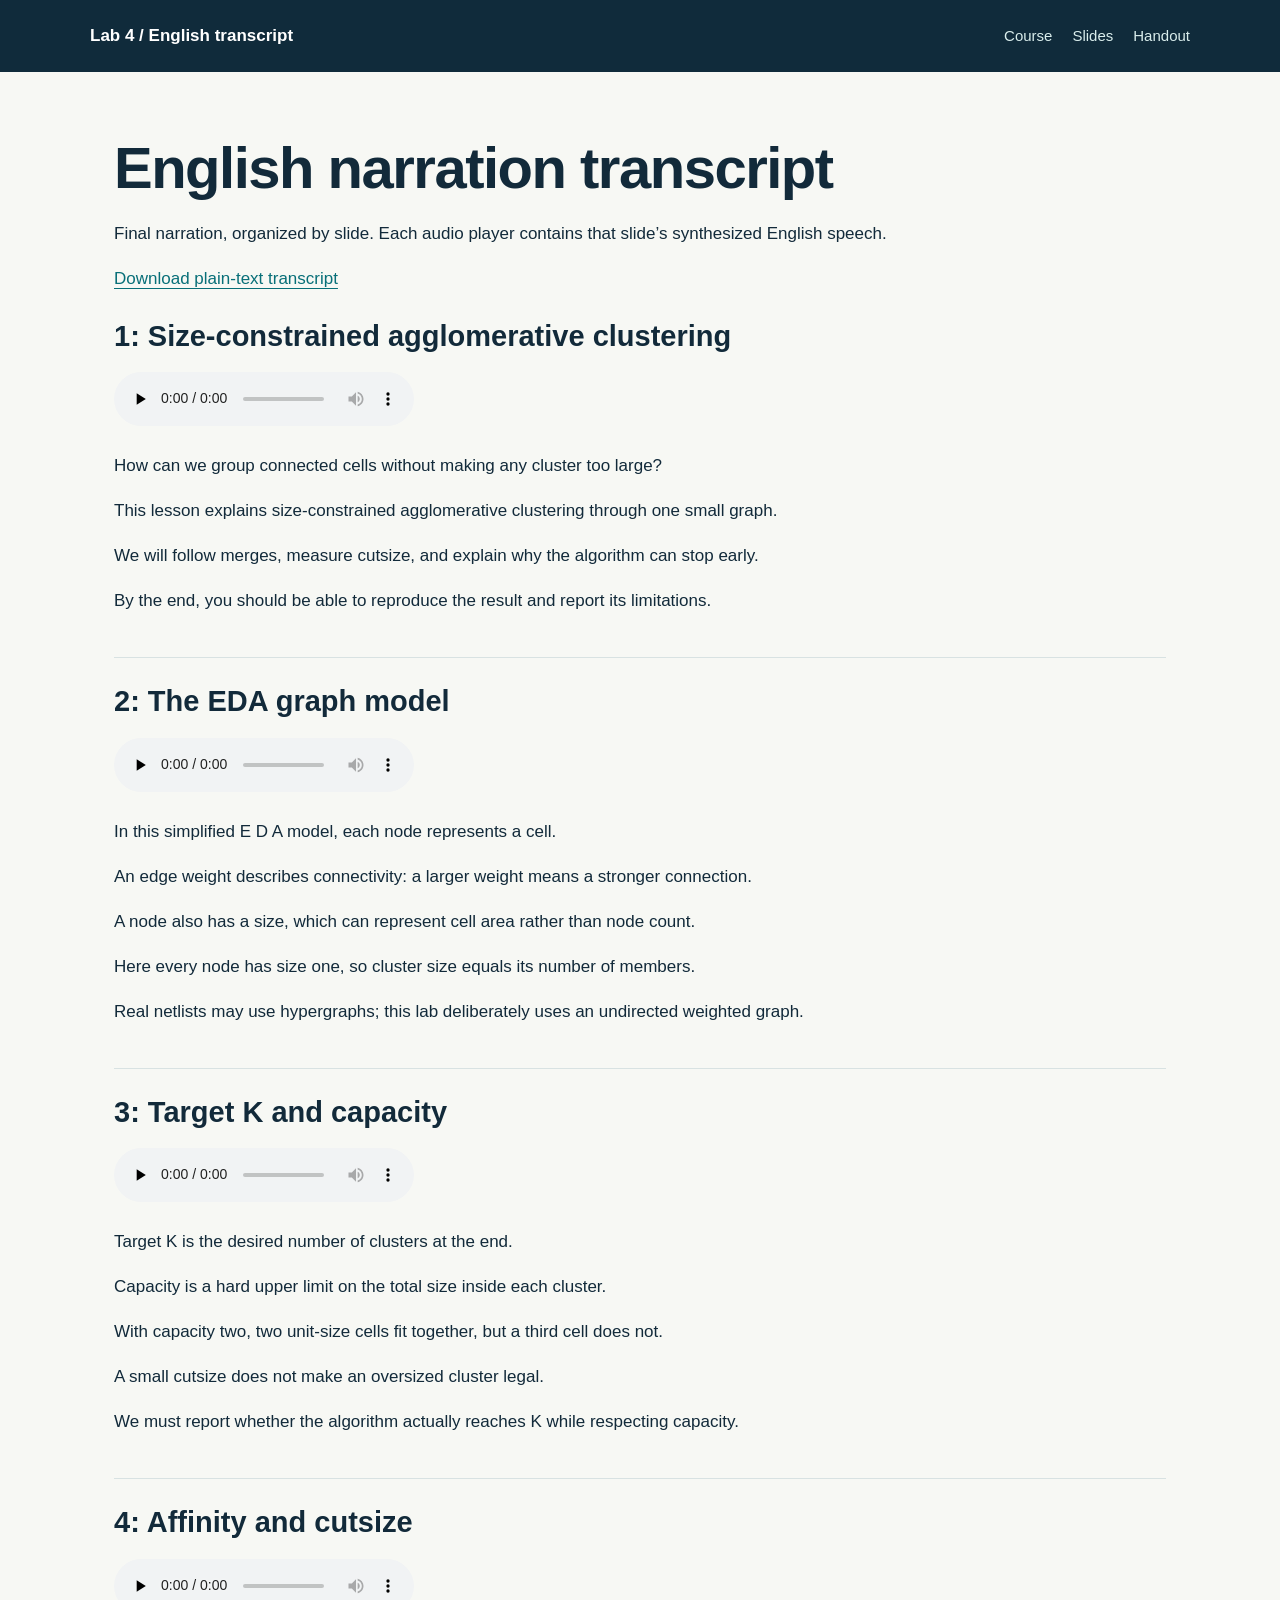
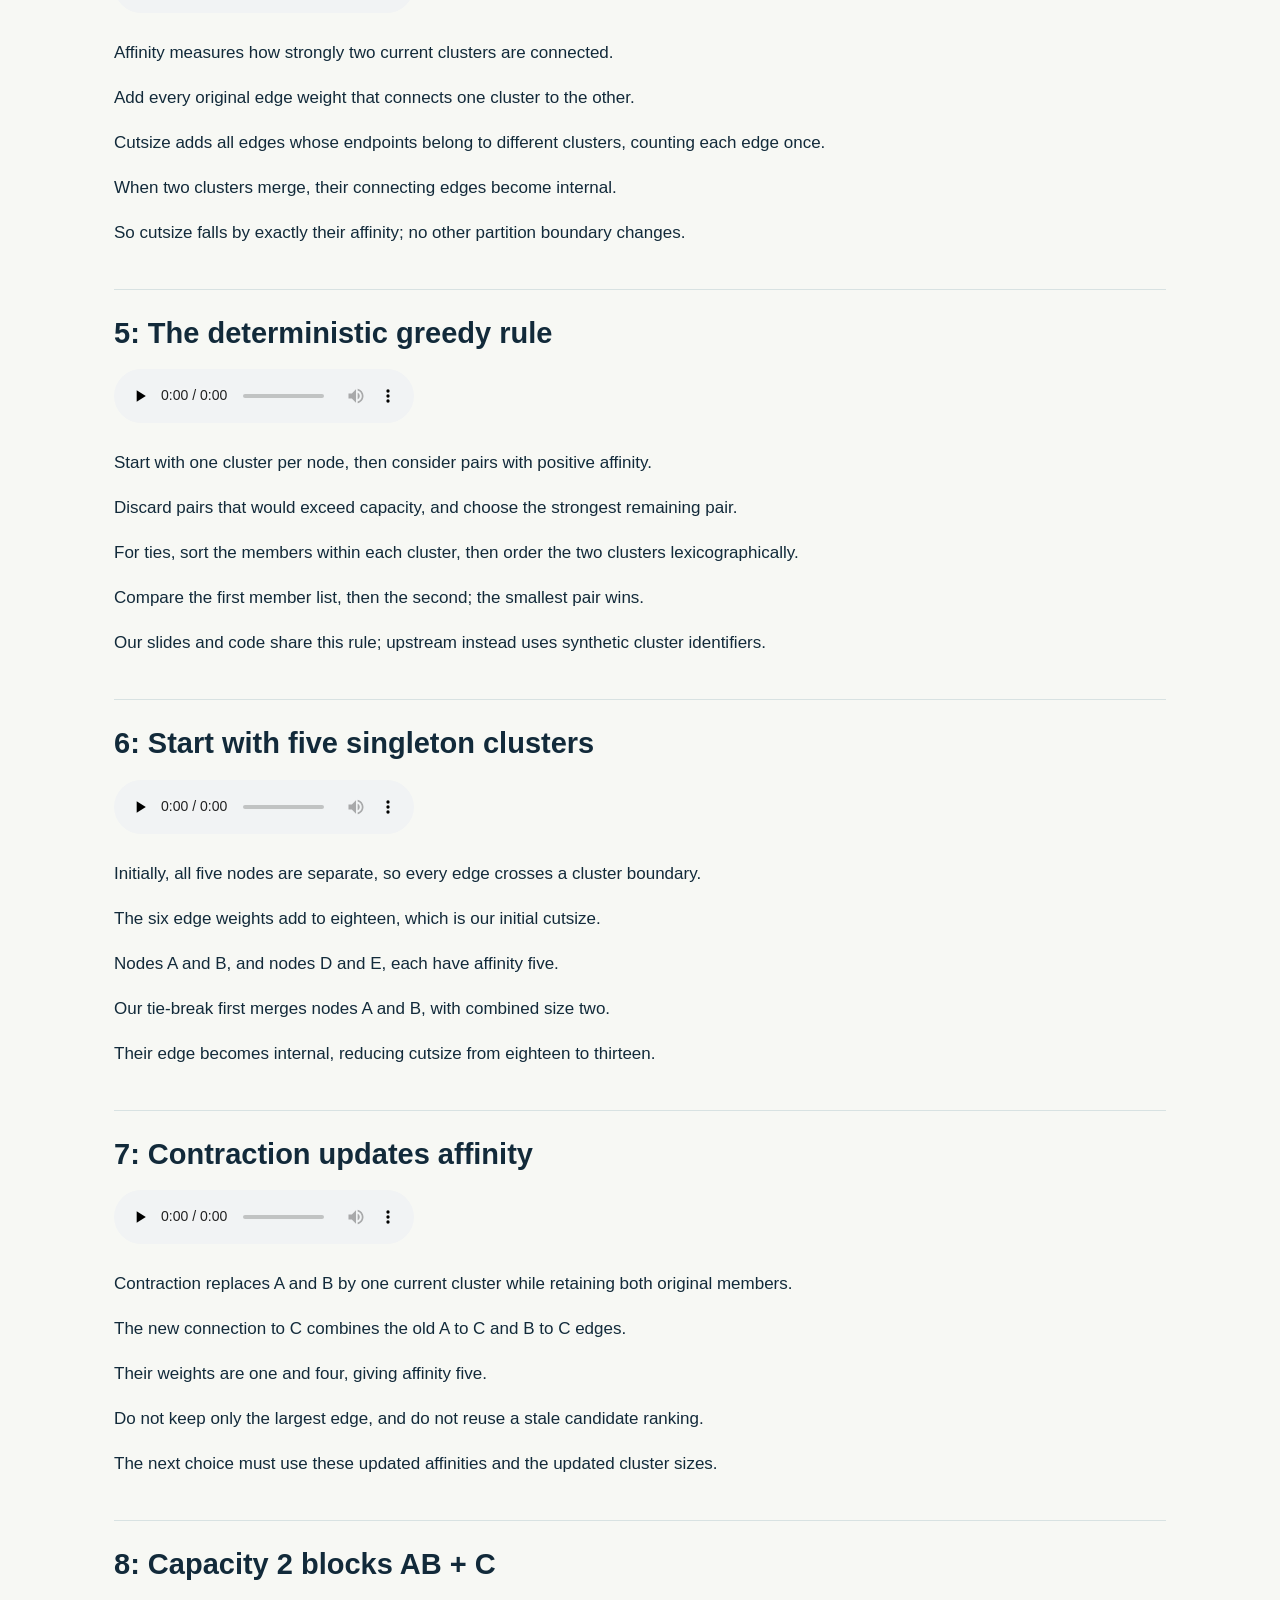
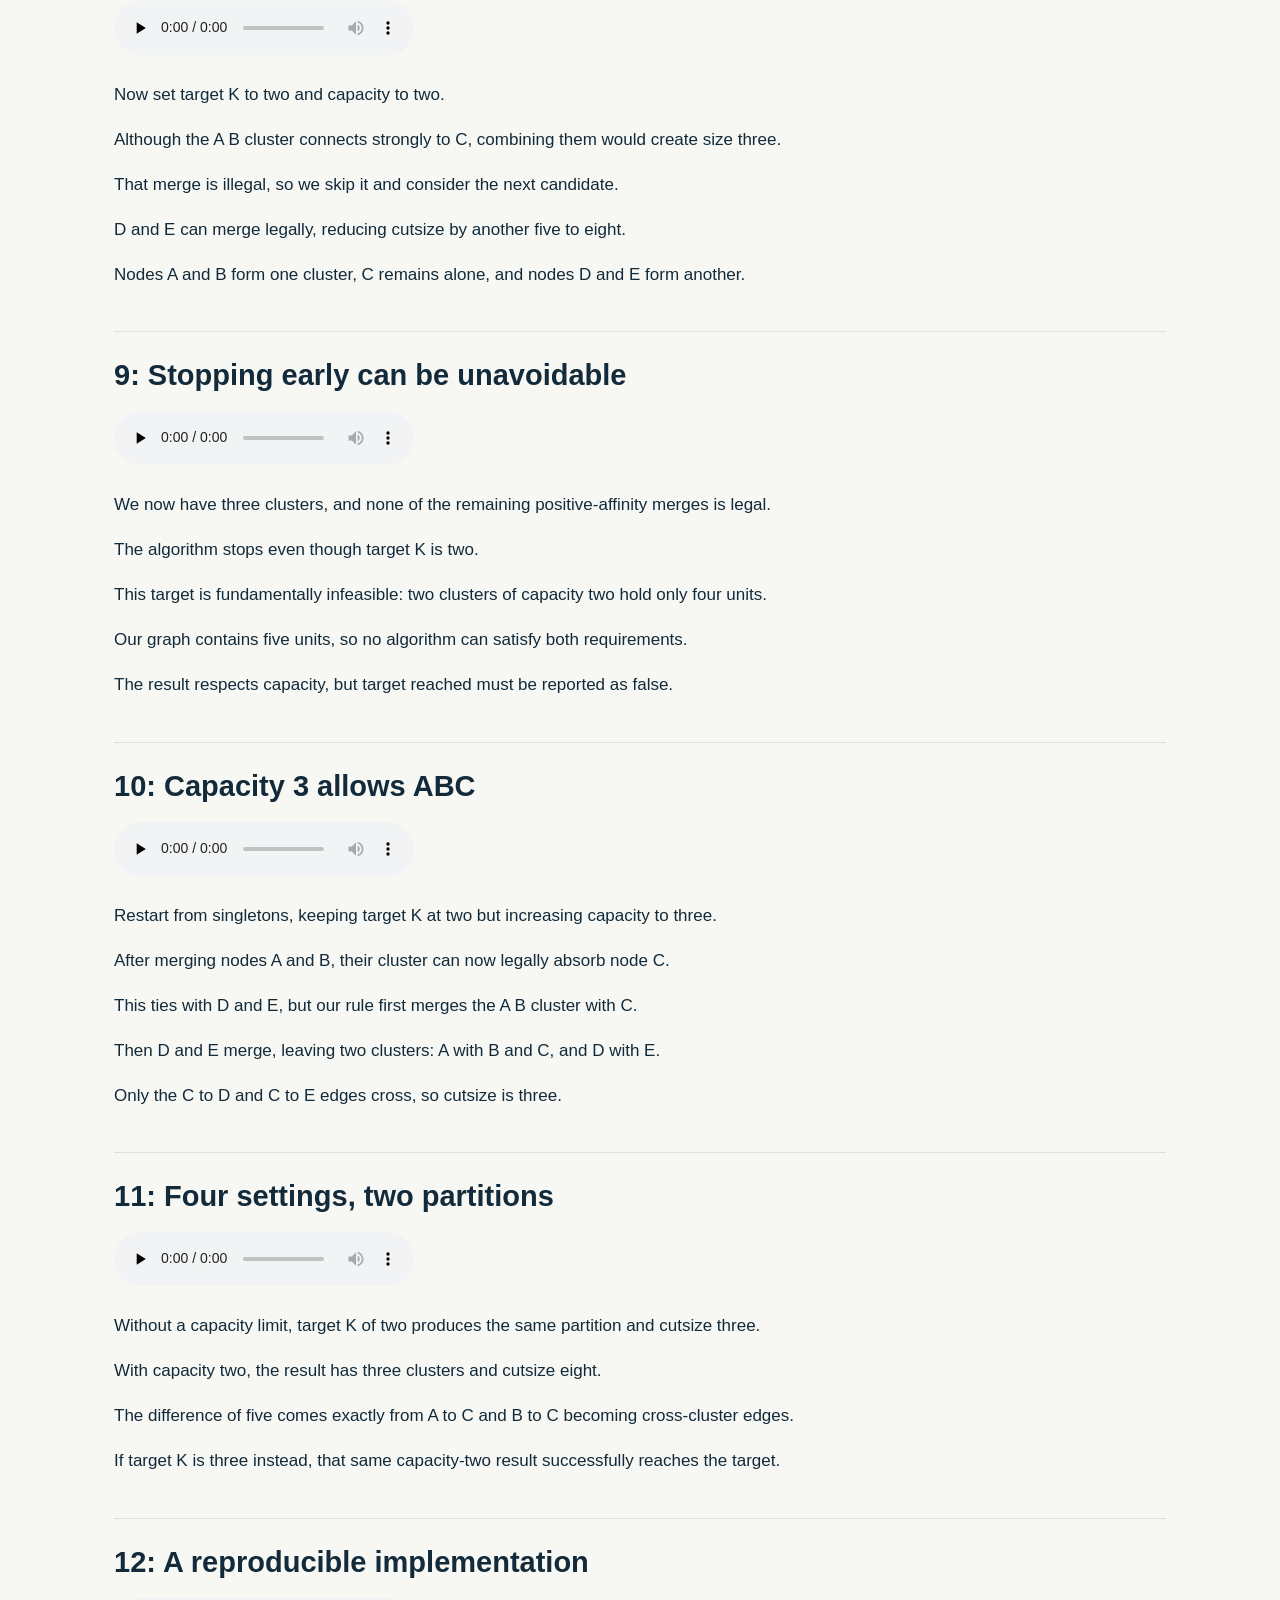
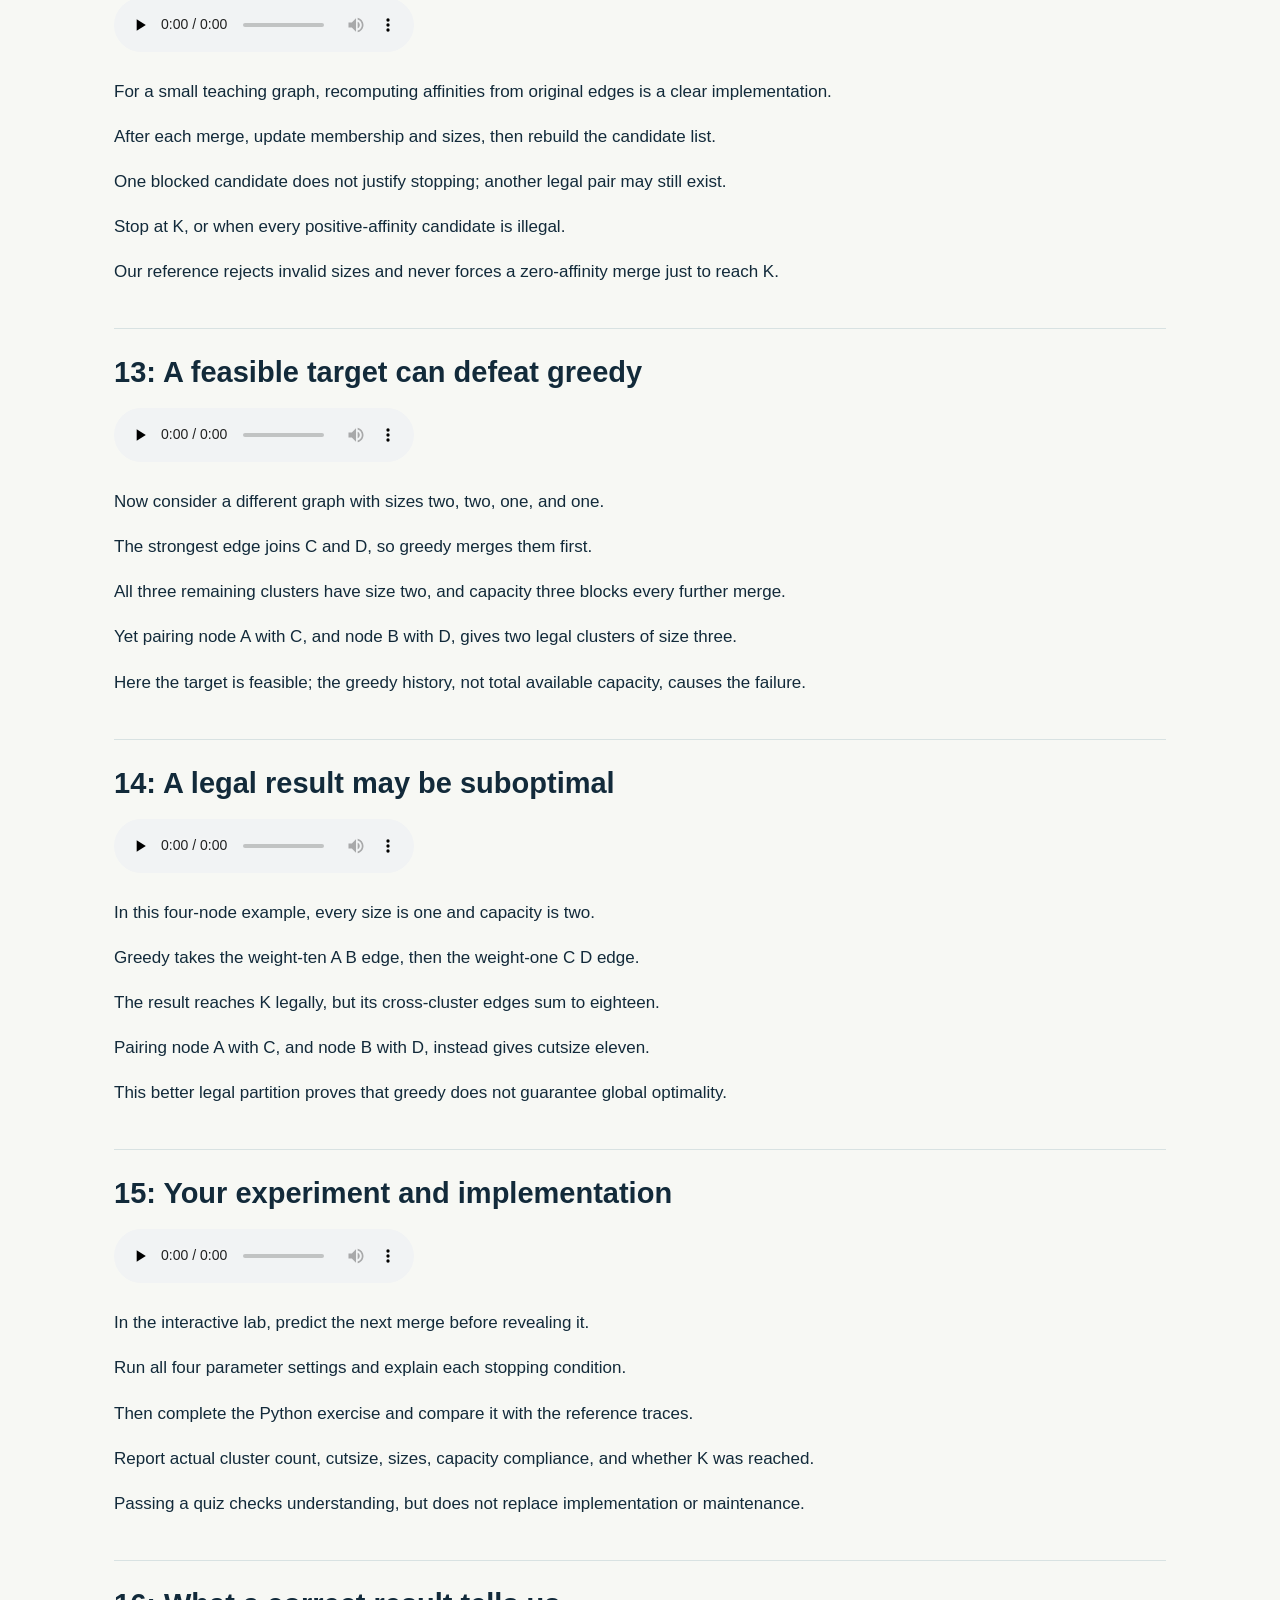
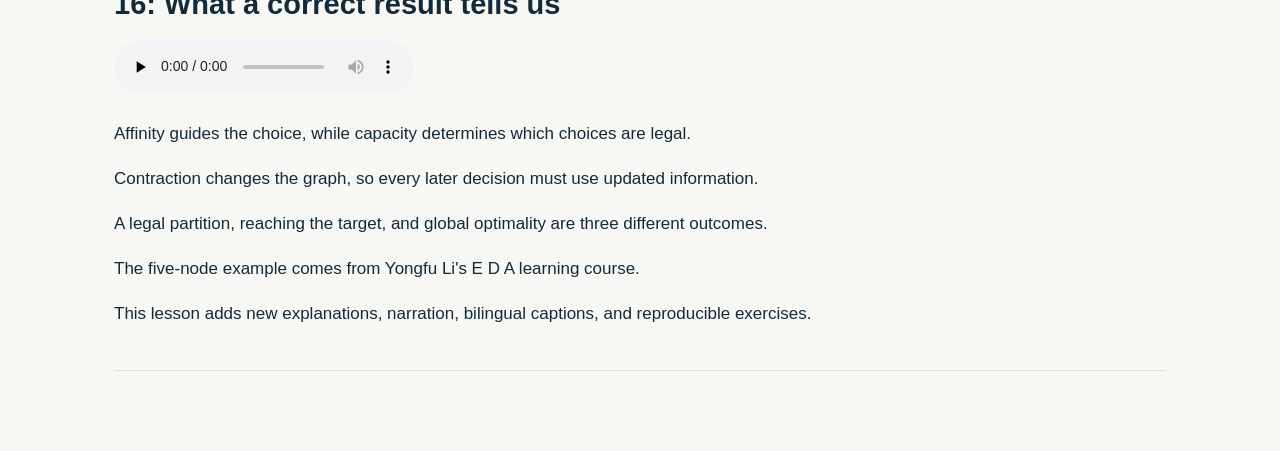
<file: transcript.html>
<!doctype html><html lang="en"><meta charset="utf-8"><meta name="viewport" content="width=device-width,initial-scale=1"><title>English transcript · Lab 4</title><link rel="stylesheet" href="assets/site.css"><header><strong>Lab 4 / English transcript</strong><nav><a href="index.html">Course</a><a href="slides.html">Slides</a><a href="handout.html">Handout</a></nav></header><main class="lesson-transcript"><h1>English narration transcript</h1><p>Final narration, organized by slide. Each audio player contains that slide’s synthesized English speech.</p><a href="transcript.txt" download>Download plain-text transcript</a><article><h2>1: Size-constrained agglomerative clustering</h2><audio controls preload="none" src="media/audio/slide-01.mp3"></audio><p>How can we group connected cells without making any cluster too large?</p><p>This lesson explains size-constrained agglomerative clustering through one small graph.</p><p>We will follow merges, measure cutsize, and explain why the algorithm can stop early.</p><p>By the end, you should be able to reproduce the result and report its limitations.</p></article><article><h2>2: The EDA graph model</h2><audio controls preload="none" src="media/audio/slide-02.mp3"></audio><p>In this simplified E D A model, each node represents a cell.</p><p>An edge weight describes connectivity: a larger weight means a stronger connection.</p><p>A node also has a size, which can represent cell area rather than node count.</p><p>Here every node has size one, so cluster size equals its number of members.</p><p>Real netlists may use hypergraphs; this lab deliberately uses an undirected weighted graph.</p></article><article><h2>3: Target K and capacity</h2><audio controls preload="none" src="media/audio/slide-03.mp3"></audio><p>Target K is the desired number of clusters at the end.</p><p>Capacity is a hard upper limit on the total size inside each cluster.</p><p>With capacity two, two unit-size cells fit together, but a third cell does not.</p><p>A small cutsize does not make an oversized cluster legal.</p><p>We must report whether the algorithm actually reaches K while respecting capacity.</p></article><article><h2>4: Affinity and cutsize</h2><audio controls preload="none" src="media/audio/slide-04.mp3"></audio><p>Affinity measures how strongly two current clusters are connected.</p><p>Add every original edge weight that connects one cluster to the other.</p><p>Cutsize adds all edges whose endpoints belong to different clusters, counting each edge once.</p><p>When two clusters merge, their connecting edges become internal.</p><p>So cutsize falls by exactly their affinity; no other partition boundary changes.</p></article><article><h2>5: The deterministic greedy rule</h2><audio controls preload="none" src="media/audio/slide-05.mp3"></audio><p>Start with one cluster per node, then consider pairs with positive affinity.</p><p>Discard pairs that would exceed capacity, and choose the strongest remaining pair.</p><p>For ties, sort the members within each cluster, then order the two clusters lexicographically.</p><p>Compare the first member list, then the second; the smallest pair wins.</p><p>Our slides and code share this rule; upstream instead uses synthetic cluster identifiers.</p></article><article><h2>6: Start with five singleton clusters</h2><audio controls preload="none" src="media/audio/slide-06.mp3"></audio><p>Initially, all five nodes are separate, so every edge crosses a cluster boundary.</p><p>The six edge weights add to eighteen, which is our initial cutsize.</p><p>Nodes A and B, and nodes D and E, each have affinity five.</p><p>Our tie-break first merges nodes A and B, with combined size two.</p><p>Their edge becomes internal, reducing cutsize from eighteen to thirteen.</p></article><article><h2>7: Contraction updates affinity</h2><audio controls preload="none" src="media/audio/slide-07.mp3"></audio><p>Contraction replaces A and B by one current cluster while retaining both original members.</p><p>The new connection to C combines the old A to C and B to C edges.</p><p>Their weights are one and four, giving affinity five.</p><p>Do not keep only the largest edge, and do not reuse a stale candidate ranking.</p><p>The next choice must use these updated affinities and the updated cluster sizes.</p></article><article><h2>8: Capacity 2 blocks AB + C</h2><audio controls preload="none" src="media/audio/slide-08.mp3"></audio><p>Now set target K to two and capacity to two.</p><p>Although the A B cluster connects strongly to C, combining them would create size three.</p><p>That merge is illegal, so we skip it and consider the next candidate.</p><p>D and E can merge legally, reducing cutsize by another five to eight.</p><p>Nodes A and B form one cluster, C remains alone, and nodes D and E form another.</p></article><article><h2>9: Stopping early can be unavoidable</h2><audio controls preload="none" src="media/audio/slide-09.mp3"></audio><p>We now have three clusters, and none of the remaining positive-affinity merges is legal.</p><p>The algorithm stops even though target K is two.</p><p>This target is fundamentally infeasible: two clusters of capacity two hold only four units.</p><p>Our graph contains five units, so no algorithm can satisfy both requirements.</p><p>The result respects capacity, but target reached must be reported as false.</p></article><article><h2>10: Capacity 3 allows ABC</h2><audio controls preload="none" src="media/audio/slide-10.mp3"></audio><p>Restart from singletons, keeping target K at two but increasing capacity to three.</p><p>After merging nodes A and B, their cluster can now legally absorb node C.</p><p>This ties with D and E, but our rule first merges the A B cluster with C.</p><p>Then D and E merge, leaving two clusters: A with B and C, and D with E.</p><p>Only the C to D and C to E edges cross, so cutsize is three.</p></article><article><h2>11: Four settings, two partitions</h2><audio controls preload="none" src="media/audio/slide-11.mp3"></audio><p>Without a capacity limit, target K of two produces the same partition and cutsize three.</p><p>With capacity two, the result has three clusters and cutsize eight.</p><p>The difference of five comes exactly from A to C and B to C becoming cross-cluster edges.</p><p>If target K is three instead, that same capacity-two result successfully reaches the target.</p></article><article><h2>12: A reproducible implementation</h2><audio controls preload="none" src="media/audio/slide-12.mp3"></audio><p>For a small teaching graph, recomputing affinities from original edges is a clear implementation.</p><p>After each merge, update membership and sizes, then rebuild the candidate list.</p><p>One blocked candidate does not justify stopping; another legal pair may still exist.</p><p>Stop at K, or when every positive-affinity candidate is illegal.</p><p>Our reference rejects invalid sizes and never forces a zero-affinity merge just to reach K.</p></article><article><h2>13: A feasible target can defeat greedy</h2><audio controls preload="none" src="media/audio/slide-13.mp3"></audio><p>Now consider a different graph with sizes two, two, one, and one.</p><p>The strongest edge joins C and D, so greedy merges them first.</p><p>All three remaining clusters have size two, and capacity three blocks every further merge.</p><p>Yet pairing node A with C, and node B with D, gives two legal clusters of size three.</p><p>Here the target is feasible; the greedy history, not total available capacity, causes the failure.</p></article><article><h2>14: A legal result may be suboptimal</h2><audio controls preload="none" src="media/audio/slide-14.mp3"></audio><p>In this four-node example, every size is one and capacity is two.</p><p>Greedy takes the weight-ten A B edge, then the weight-one C D edge.</p><p>The result reaches K legally, but its cross-cluster edges sum to eighteen.</p><p>Pairing node A with C, and node B with D, instead gives cutsize eleven.</p><p>This better legal partition proves that greedy does not guarantee global optimality.</p></article><article><h2>15: Your experiment and implementation</h2><audio controls preload="none" src="media/audio/slide-15.mp3"></audio><p>In the interactive lab, predict the next merge before revealing it.</p><p>Run all four parameter settings and explain each stopping condition.</p><p>Then complete the Python exercise and compare it with the reference traces.</p><p>Report actual cluster count, cutsize, sizes, capacity compliance, and whether K was reached.</p><p>Passing a quiz checks understanding, but does not replace implementation or maintenance.</p></article><article><h2>16: What a correct result tells us</h2><audio controls preload="none" src="media/audio/slide-16.mp3"></audio><p>Affinity guides the choice, while capacity determines which choices are legal.</p><p>Contraction changes the graph, so every later decision must use updated information.</p><p>A legal partition, reaching the target, and global optimality are three different outcomes.</p><p>The five-node example comes from Yongfu Li&#x27;s E D A learning course.</p><p>This lesson adds new explanations, narration, bilingual captions, and reproducible exercises.</p></article></main></html>
</file>
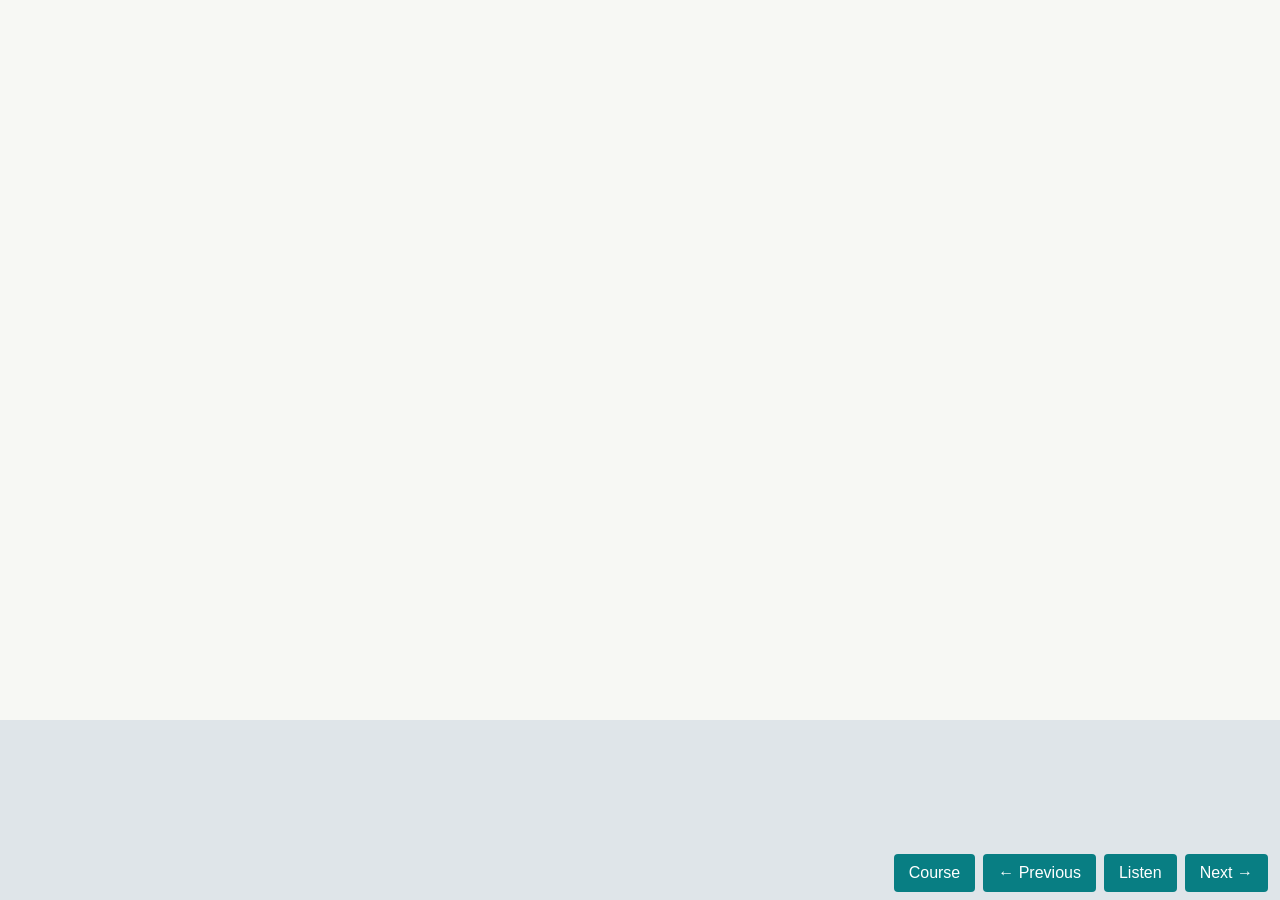
<file: source/slides-template.html>
<!doctype html><html lang="en"><meta charset="utf-8"><meta name="viewport" content="width=device-width,initial-scale=1"><title>Lab 4 · Size-constrained agglomerative clustering</title>
<style>
*{box-sizing:border-box}body{margin:0;background:#dfe5e9;font-family:Arial,Helvetica,sans-serif;color:#122a3a}#slide{width:1280px;height:720px;background:#f7f8f4;position:relative;transform-origin:top left;overflow:hidden}.topline{position:absolute;top:0;left:0;right:0;height:7px;background:#087e83}.eyebrow{position:absolute;top:35px;left:58px;font-size:16px;font-weight:bold;letter-spacing:2px;color:#087e83}h1{position:absolute;left:56px;top:57px;margin:0;font-size:40px;line-height:1.13;white-space:pre-line;letter-spacing:-1px;max-width:1160px}.content{position:absolute;left:58px;right:58px;top:154px;height:377px;display:flex;gap:45px;align-items:center}.text{flex:1}.point{font-size:25px;line-height:1.35;margin:19px 0;padding-left:18px;border-left:3px solid #b9d8d6}.point:first-child{margin-top:0}.point:last-child{margin-bottom:0}.graphic{flex:0 0 530px}svg{width:100%;height:330px;overflow:visible}.metric{font-size:24px;line-height:1.3;font-weight:bold;color:#087e83;margin-top:6px;text-align:center}.footer{position:absolute;top:554px;left:58px;right:58px;display:flex;justify-content:space-between;color:#526572;font-size:14px;border-top:1px solid #ced9db;padding-top:12px}.caption-space{position:absolute;top:593px;bottom:0;width:100%;background:#102b3b}.caption-space:empty:after{content:' ';}#controls{position:fixed;bottom:8px;right:12px;display:flex;gap:8px;z-index:5}button,a{font:16px Arial;color:#fff;background:#087e83;border:0;padding:10px 15px;border-radius:4px;cursor:pointer;text-decoration:none}button:disabled{opacity:.45}.cover h1{top:128px;font-size:56px;max-width:1110px}.cover .content{top:332px;height:165px;width:1000px}.cover .point{font-size:29px}.cover .eyebrow{top:65px}.big{font-size:62px;font-weight:bold;color:#087e83;line-height:1.15}.formula{font-size:38px;line-height:1.5;margin:24px 0}.sub{font-size:21px;color:#536b74;line-height:1.5}table{border-collapse:collapse;width:100%;font-size:23px}th,td{text-align:left;padding:16px 18px;border-bottom:1px solid #d6dfe1}th{font-size:17px;color:#526572;font-weight:normal}tr.accent td{background:#e1efeb}.comparison .content{display:block;top:144px}.comparison .point{font-size:23px;margin-top:21px}.code .content,.rules .content{align-items:flex-start}.code .point,.rules .point{margin:16px 0}.code pre{font:22px/1.55 monospace;background:#e8efee;padding:24px;margin:0;width:530px}.trap .point,.optimal .point{font-size:27px;margin:24px 0}.definitions .point{font-size:29px;margin:27px 0}.recap .point{font-size:31px;margin:27px 0}.chapter{font-size:23px;color:#536b74}.infeasible .graphic{flex-basis:400px;text-align:center}.tag{color:#087e83;font-size:22px;margin-top:12px}.render #controls{display:none}.render #slide{transform:none!important}.print #controls{display:none}@media print{body{background:white}#slide{break-after:page;transform:none!important}#controls{display:none}}
</style><div id="slide" aria-live="polite"></div><div id="controls"><a href="index.html">Course</a><button id="prev">← Previous</button><button id="listen">Listen</button><button id="next">Next →</button></div>
<script>
const LESSON=/*LESSON_DATA*/;
const colors=['#087e83','#c17424','#6b65a8','#366fad','#996458'];
const E=[['A','B',5],['A','C',1],['B','C',4],['C','D',2],['C','E',1],['D','E',5]];
const esc=x=>String(x).replaceAll('&','&amp;').replaceAll('<','&lt;').replaceAll('>','&gt;');
function graph(s,contract=false){
 let pos=contract?{AB:[85,185],C:[285,185],D:[480,65],E:[480,305]}:{A:[75,65],B:[75,305],C:[275,185],D:[475,65],E:[475,305]};
 let edges=contract?[['AB','C',5],['C','D',2],['C','E',1],['D','E',5]]:E;
 let out='<svg viewBox="0 0 550 370" role="img" aria-label="Weighted graph with labeled nodes and edges">';
 for(let [u,v,w] of edges){let [x1,y1]=pos[u],[x2,y2]=pos[v];let hi=contract?u==='AB':(s.highlight||[]).includes(u+v);let mx=(x1+x2)/2,my=(y1+y2)/2; if(x1===x2)mx-=28;else my-=16;
 out+=`<line x1="${x1}" y1="${y1}" x2="${x2}" y2="${y2}" stroke="${hi?'#d08424':'#a9b8bf'}" stroke-width="${hi?6:3}"/><rect x="${mx-15}" y="${my-17}" width="30" height="32" rx="6" fill="#f7f8f4"/><text x="${mx}" y="${my+7}" text-anchor="middle" font-size="25" font-weight="bold" fill="${hi?'#a75f12':'#526572'}">${w}</text>`;
 }
 for(let [n,[x,y]] of Object.entries(pos)){let gi=(s.groups||['AB','C','D','E']).findIndex(g=>g.includes(n));let c=colors[Math.max(0,gi)];out+=`<circle cx="${x}" cy="${y}" r="35" fill="${c}"/><text x="${x}" y="${y+9}" text-anchor="middle" fill="white" font-size="27" font-weight="bold">${n}</text>`;}
 return out+'</svg>';
}
let current=0;const audio=new Audio();
function showSlide(i){audio.pause();current=Math.max(0,Math.min(LESSON.length-1,i));const s=LESSON[current];let text='<div class="text">'+s.points.map(p=>'<div class="point">'+esc(p)+'</div>').join('')+'</div>';let graphic='';
 if(s.kind==='graph'||s.kind==='contract')graphic='<div class="graphic">'+graph(s,s.kind==='contract')+(s.metric?'<div class="metric">'+esc(s.metric)+'</div>':'')+'</div>';
 if(s.kind==='infeasible')graphic='<div class="graphic"><div class="big">5 &gt; 2 × 2</div><p class="sub">required size &gt; available capacity</p><div class="formula">3 clusters remain</div><div class="tag">target reached: false</div></div>';
 if(s.kind==='code')graphic='<pre>clusters = singletons\nwhile count &gt; K:\n    rank positive pairs\n    choose strongest legal pair\n    if none: break\n    contract and update\nreport actual outcomes</pre>';
 if(s.kind==='comparison')text=`<table><thead><tr><th>TARGET K</th><th>CAPACITY</th><th>PARTITION</th><th>CUTSIZE</th><th>REACHED?</th></tr></thead><tbody><tr class="accent"><td>2</td><td>2</td><td>AB | C | DE</td><td>8</td><td>No · 3 clusters</td></tr><tr><td>2</td><td>3</td><td>ABC | DE</td><td>3</td><td>Yes</td></tr><tr><td>2</td><td>None</td><td>ABC | DE</td><td>3</td><td>Yes</td></tr><tr><td>3</td><td>2</td><td>AB | C | DE</td><td>8</td><td>Yes</td></tr></tbody></table><div class="point">The difference is AC + BC = 1 + 4 = 5.</div>`;
 document.querySelector('#slide').className=s.kind;
 document.querySelector('#slide').innerHTML=`<div class="topline"></div><div class="eyebrow">${esc(s.subtitle)}</div><h1>${esc(s.title)}</h1><div class="content">${text}${graphic}</div><div class="footer"><span>Clustering for EDA · Lab 4</span><span>${String(s.id).padStart(2,'0')} / ${LESSON.length}</span></div><div class="caption-space"></div>`;
 document.querySelector('#prev').disabled=current===0;document.querySelector('#next').disabled=current===LESSON.length-1;document.querySelector('#listen').textContent='Listen';window.slideReady=s.id;
}
window.showSlide=showSlide;window.LESSON=LESSON;
function resize(){if(!document.body.classList.contains('render'))document.querySelector('#slide').style.transform=`scale(${Math.min(innerWidth/1280,(innerHeight-55)/720)})`;}
const params=new URLSearchParams(location.search);if(params.has('render'))document.body.classList.add('render');
showSlide(Number(params.get('slide')||1)-1);resize();addEventListener('resize',resize);
document.querySelector('#prev').onclick=()=>showSlide(current-1);document.querySelector('#next').onclick=()=>showSlide(current+1);
document.querySelector('#listen').onclick=()=>{if(!audio.paused){audio.pause();document.querySelector('#listen').textContent='Listen';return;}audio.src=`media/audio/slide-${String(current+1).padStart(2,'0')}.mp3`;audio.play();document.querySelector('#listen').textContent='Pause';};audio.onended=()=>document.querySelector('#listen').textContent='Listen';
addEventListener('keydown',e=>{if(e.key==='ArrowRight')showSlide(current+1);if(e.key==='ArrowLeft')showSlide(current-1)});
</script></html>
</file>
<file: assets/site.css>
:root{--ink:#122a3a;--teal:#087e83;--muted:#536b74;--line:#d8e2e2;--paper:#f7f8f4;--gold:#a75f12}*{box-sizing:border-box}html{scroll-behavior:smooth}body{margin:0;background:var(--paper);color:var(--ink);font:17px/1.65 Arial,Helvetica,sans-serif}a{color:#086f78;text-underline-offset:4px}header{background:#102b3b;color:white;padding:22px max(24px,calc((100vw - 1100px)/2));display:flex;gap:35px;justify-content:space-between;align-items:center}header a{color:#d9edec;text-decoration:none;font-size:15px}nav{display:flex;gap:20px;flex-wrap:wrap}main{max-width:1100px;margin:0 auto;padding:45px 24px 80px}.eyebrow{color:var(--teal);font-weight:bold;letter-spacing:2px;font-size:14px}h1{font-size:clamp(34px,4.8vw,58px);line-height:1.08;letter-spacing:-1.5px;max-width:950px;margin:20px 0}h2{font-size:29px;line-height:1.25;margin:0 0 18px}h3{font-size:21px;margin:25px 0 10px}p{max-width:900px}.lede{font-size:21px;color:var(--muted);max-width:850px;margin:25px 0 35px}section{padding:40px 0;border-bottom:1px solid var(--line);scroll-margin-top:15px}video{width:100%;background:#102b3b;border-radius:5px;display:block}small,.muted{color:var(--muted)}.links{display:flex;gap:13px 22px;flex-wrap:wrap;margin:15px 0}.button,button{font:inherit;border:1px solid var(--teal);background:var(--teal);color:white;border-radius:4px;padding:9px 17px;cursor:pointer;text-decoration:none;display:inline-block}button.secondary,.button.secondary{background:transparent;color:var(--teal)}button:disabled{opacity:.45;cursor:default}button:focus-visible,a:focus-visible,input:focus-visible,select:focus-visible{outline:3px solid #e6ad41;outline-offset:3px}.grid{display:grid;grid-template-columns:1fr 1fr;gap:40px}.callout{border-left:4px solid var(--teal);padding:15px 22px;background:#e7f0ec;margin:20px 0}.warn{border-left-color:var(--gold);background:#f5ead8}table{border-collapse:collapse;width:100%;margin:20px 0;font-size:16px}th,td{padding:12px;text-align:left;border-bottom:1px solid var(--line)}th{font-size:13px;text-transform:uppercase;letter-spacing:1px;color:var(--muted)}code,pre{font-family:Consolas,monospace}pre{background:#e8efee;padding:20px;overflow:auto;line-height:1.5}label{display:block;font-weight:bold;margin:12px 0 5px}input,select{font:inherit;padding:8px;border:1px solid #aabfc2;border-radius:4px;background:white;color:var(--ink)}input[type=number]{width:100px}.controls{display:flex;align-items:end;gap:20px;flex-wrap:wrap;margin-bottom:22px}.controls label{font-size:14px}.cluster{display:inline-block;padding:6px 13px;border:2px solid var(--teal);margin:5px;border-radius:4px}.state{background:white;padding:20px;border:1px solid var(--line);margin:18px 0}.metrics{display:flex;gap:20px;flex-wrap:wrap}.metric strong{display:block;font-size:27px}.metric span{font-size:13px;color:var(--muted)}.legal{color:#096a51}.illegal{color:#9a491c}.feedback{min-height:30px;font-weight:bold}.slide-grid{display:grid;grid-template-columns:repeat(4,1fr);gap:15px}.slide-grid img{width:100%;border:1px solid var(--line)}.slide-grid a{font-size:13px;text-decoration:none}.q{padding:20px 0;border-bottom:1px solid var(--line)}.q label{font-weight:normal}.q input[type=radio]{margin-right:8px}.question-text{font-weight:bold}.challenges{display:grid;grid-template-columns:1fr 1fr;gap:8px 28px}.challenges input{width:95px}.lesson-transcript article{padding:25px 0;border-bottom:1px solid var(--line)}footer{background:#e8efee;padding:30px;text-align:center;font-size:14px}.chart{width:100%;height:350px}.print-only{display:none}@media(max-width:720px){header{display:block}nav{margin-top:15px}.grid,.challenges{grid-template-columns:1fr}.slide-grid{grid-template-columns:repeat(2,1fr)}.table-wrap{overflow:auto}main{padding-top:25px}h1{letter-spacing:-.5px}.controls{gap:10px}.metrics{gap:12px}}@media print{header,footer,.no-print{display:none}main{max-width:none;padding:0}section{break-inside:avoid;padding:20px 0}body{background:white;font-size:11pt}h1{font-size:28pt}.print-only{display:block}a{color:inherit}pre{white-space:pre-wrap}}
</file>
